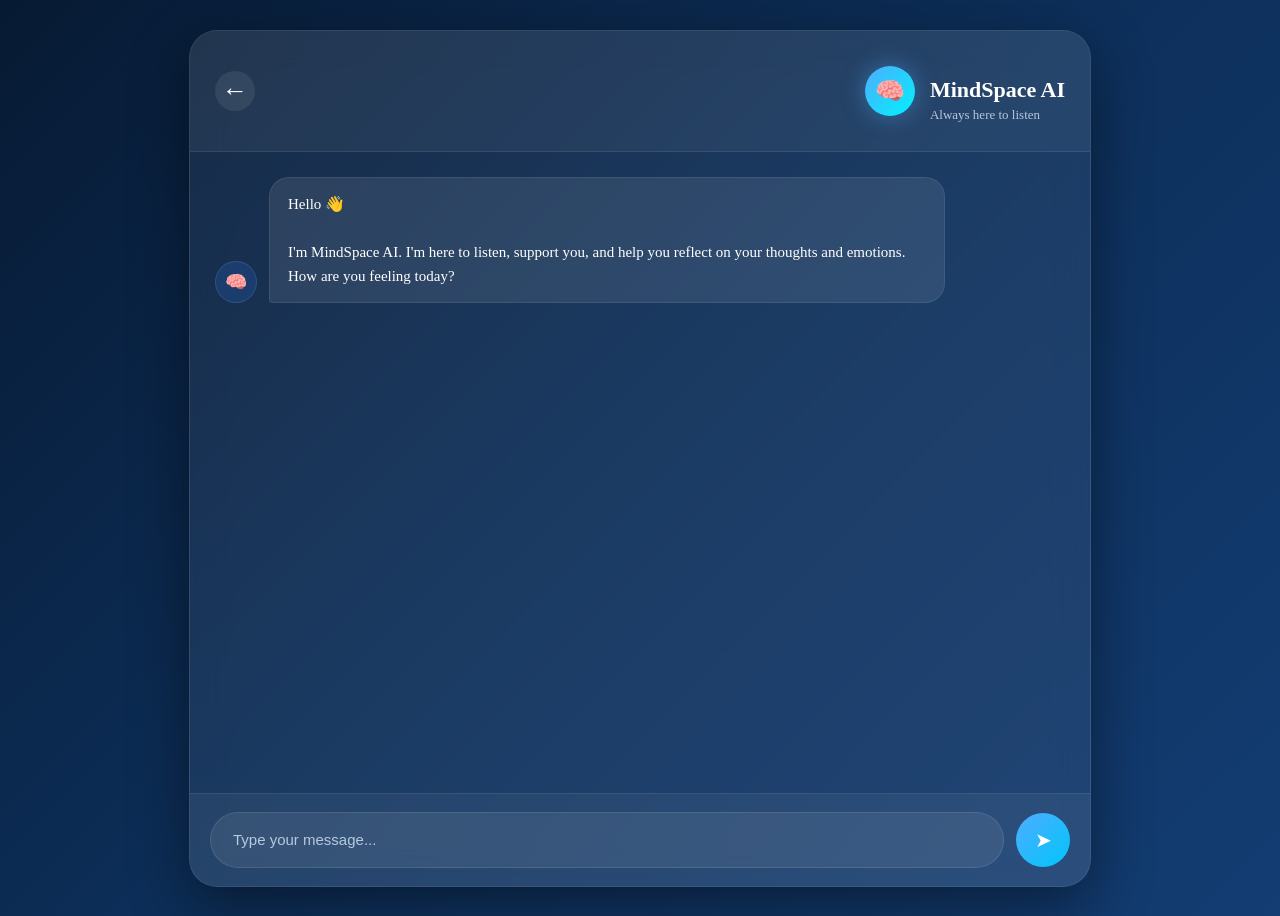
<file: ai-chat.html>
<!DOCTYPE html>
<html lang="en">

<head>
    <meta charset="UTF-8">
    <meta name="viewport" content="width=device-width, initial-scale=1.0">

    <title>MindSpace AI Chat</title>

    <link rel="stylesheet" href="ai-chat.css">

    <!-- Google Font -->
    <link rel="preconnect" href="https://fonts.googleapis.com">
    <link rel="preconnect" href="https://fonts.gstatic.com" crossorigin>
    <link href="https://fonts.googleapis.com/css2?family=Inter:wght@300;400;500;600;700&display=swap" rel="stylesheet">
    <link rel="stylesheet" href="responsive.css">
</head>
    

<body>

    <div class="chat-container">

        <!-- Header -->
        <header class="chat-header">

            <a href="index.html" class="back-btn">←</a>

            <div class="header-info">

                <div class="ai-avatar">
                    🧠
                </div>

                <div>

                    <h2>MindSpace AI</h2>

                    <span>Always here to listen</span>

                </div>

            </div>

        </header>

        <!-- Messages -->

        <main class="chat-messages" id="chatMessages">

            <div class="message ai">

                <div class="avatar">
                    🧠
                </div>

                <div class="bubble">

                    Hello 👋<br><br>

                    I'm MindSpace AI.

                    I'm here to listen, support you, and help you reflect on your thoughts and emotions.

                    How are you feeling today?

                </div>

            </div>

        </main>

        <!-- Input -->

        <div class="chat-input">

            <input
                type="text"
                id="userInput"
                placeholder="Type your message..."
            >

            <button id="sendBtn">
                ➤
            </button>

        </div>

    </div>

    <script src="ai-chat.js"></script>

</body>

</html>
</file>
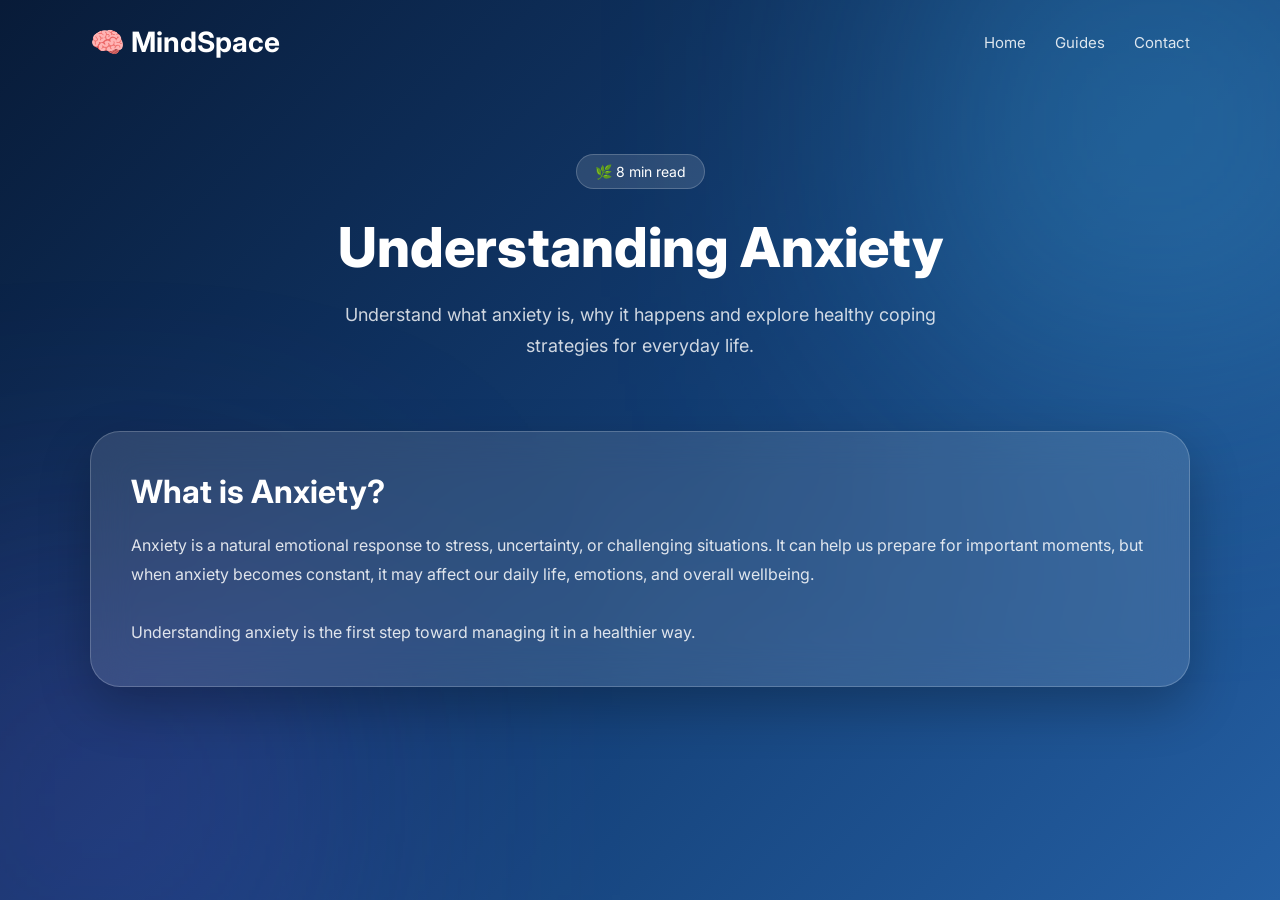
<file: anxiety-guide.html>
<!DOCTYPE html>
<html lang="en">

<head>
    <meta charset="UTF-8">
    <meta name="viewport" content="width=device-width, initial-scale=1.0">
    <title>Understanding Anxiety | MindSpace</title>

    <link rel="preconnect" href="https://fonts.googleapis.com">
    <link rel="preconnect" href="https://fonts.gstatic.com" crossorigin>
    <link href="https://fonts.googleapis.com/css2?family=Inter:wght@400;500;600;700;800&display=swap" rel="stylesheet">

    <style>
        * {
            margin: 0;
            padding: 0;
            box-sizing: border-box;
            font-family: 'Inter', sans-serif;
        }

        html {
            scroll-behavior: smooth;
        }

        body {
            min-height: 100vh;
            background: linear-gradient(135deg, #081b38, #123b70, #245fa3);
            color: white;
            overflow-x: hidden;
        }

        /* BACKGROUND GLOWS */
        body::before {
            content: "";
            position: fixed;
            width: clamp(250px, 40vw, 450px);
            height: clamp(250px, 40vw, 450px);
            background: #4dc7ff;
            filter: blur(140px);
            top: -100px;
            right: -100px;
            opacity: .35;
            z-index: -1;
        }

        body::after {
            content: "";
            position: fixed;
            width: clamp(250px, 35vw, 400px);
            height: clamp(250px, 35vw, 400px);
            background: #8b5cf6;
            filter: blur(140px);
            bottom: -100px;
            left: -100px;
            opacity: .25;
            z-index: -1;
        }

        .container {
            width: 90%;
            max-width: 1100px;
            margin: auto;
        }

        /* HEADER */
        header {
            display: flex;
            justify-content: space-between;
            align-items: center;
            padding: 25px 0;
        }

        .logo {
            font-size: clamp(22px, 4vw, 28px);
            font-weight: 700;
        }

        nav a {
            color: white;
            text-decoration: none;
            margin-left: 25px;
            opacity: .85;
            transition: .3s;
            font-size: 15px;
        }

        nav a:hover {
            opacity: 1;
            color: #4dc7ff;
        }

        /* HERO SECTION */
        .hero {
            text-align: center;
            padding: clamp(50px, 8vw, 70px) 0 40px;
        }

        .read {
            display: inline-block;
            padding: 8px 18px;
            border-radius: 30px;
            background: rgba(255, 255, 255, .12);
            border: 1px solid rgba(255, 255, 255, .2);
            margin-bottom: 25px;
            font-size: 14px;
        }

        .hero h1 {
            font-size: clamp(32px, 6vw, 55px);
            margin-bottom: 20px;
            font-weight: 800;
        }

        .hero p {
            max-width: 650px;
            margin: auto;
            color: rgba(255, 255, 255, .8);
            font-size: clamp(16px, 2.5vw, 18px);
            line-height: 1.7;
        }

        /* SECTIONS & GLASS CARDS */
        section {
            padding: 30px 0;
        }

        .glass {
            background: rgba(255, 255, 255, .12);
            backdrop-filter: blur(20px);
            -webkit-backdrop-filter: blur(20px);
            border: 1px solid rgba(255, 255, 255, .2);
            border-radius: 30px;
            padding: clamp(25px, 5vw, 40px);
            box-shadow: 0 20px 50px rgba(0, 0, 0, .25);
        }

        .glass h2 {
            font-size: clamp(24px, 4vw, 32px);
        }

        .section-title {
            text-align: center;
            font-size: clamp(26px, 4vw, 34px);
            margin-bottom: 35px;
        }

        .cards {
            display: grid;
            grid-template-columns: repeat(auto-fit, minmax(240px, 1fr));
            gap: 25px;
        }

        .card {
            background: rgba(255, 255, 255, .1);
            backdrop-filter: blur(15px);
            -webkit-backdrop-filter: blur(15px);
            border-radius: 25px;
            padding: 30px;
            border: 1px solid rgba(255, 255, 255, .18);
            transition: .35s ease;
        }

        .card:hover {
            transform: translateY(-8px);
            background: rgba(255, 255, 255, .16);
            border-color: #4dc7ff;
        }

        .card-icon {
            font-size: 40px;
            margin-bottom: 20px;
        }

        .card h3 {
            font-size: 22px;
            margin-bottom: 12px;
        }

        .card p {
            color: rgba(255, 255, 255, .8);
            line-height: 1.6;
            font-size: 15px;
        }

        /* QUOTE */
        .quote {
            text-align: center;
        }

        .quote p {
            font-size: clamp(18px, 3.5vw, 25px);
            font-style: italic;
            line-height: 1.5;
        }

        /* BUTTON */
        .btn {
            display: inline-block;
            margin-top: 25px;
            padding: 15px 35px;
            border-radius: 40px;
            background: linear-gradient(135deg, #2294ff, #4dc7ff);
            color: white;
            text-decoration: none;
            font-weight: 600;
            transition: .3s;
        }

        .btn:hover {
            transform: translateY(-5px);
            box-shadow: 0 10px 25px rgba(0, 0, 0, .3);
        }

        /* FOOTER */
        footer {
            padding: 40px 0;
            text-align: center;
            color: rgba(255, 255, 255, .65);
            font-size: 14px;
        }

        /* MOBILE ADJUSTMENTS */
        @media (max-width: 768px) {
            header {
                flex-direction: column;
                gap: 15px;
                text-align: center;
            }

            nav a {
                margin: 0 10px;
            }
        }
    </style>
</head>

<body>

    <div class="container">

        <!-- HEADER -->
        <header>
            <div class="logo">🧠 MindSpace</div>
            <nav>
                <a href="index.html">Home</a>
                <a href="guides.html">Guides</a>
                <a href="contact.html">Contact</a>
            </nav>
        </header>

        <!-- HERO SECTION -->
        <section class="hero">
            <span class="read">🌿 8 min read</span>
            <h1>Understanding Anxiety</h1>
            <p>
                Understand what anxiety is, why it happens and explore healthy coping strategies for everyday life.
            </p>
        </section>

        <!-- WHAT IS ANXIETY -->
        <section>
            <div class="glass">
                <h2>What is Anxiety?</h2>
                <p style="margin-top:20px; line-height:1.8; color:rgba(255,255,255,.85);">
                    Anxiety is a natural emotional response to stress, uncertainty, or challenging situations. It can help us prepare for important moments, but when anxiety becomes constant, it may affect our daily life, emotions, and overall wellbeing.
                    <br><br>
                    Understanding anxiety is the first step toward managing it in a healthier way.
                </p>
            </div>
        </section>
</file>
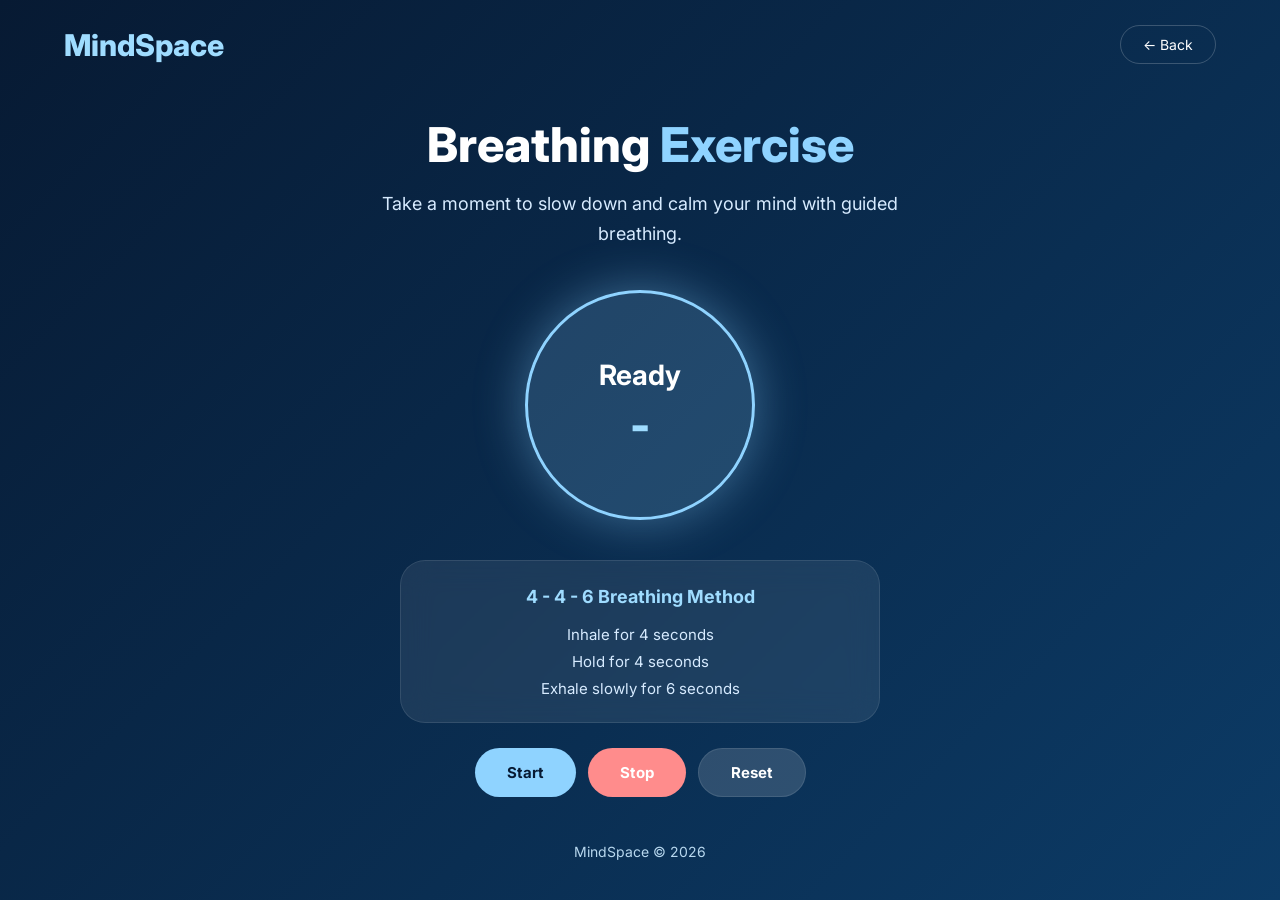
<file: breathing.html>
<!DOCTYPE html>
<html lang="en">

<head>
    <meta charset="UTF-8">
    <meta name="viewport" content="width=device-width, initial-scale=1.0">
    <title>MindSpace | Breathing Exercise</title>

    <link href="https://fonts.googleapis.com/css2?family=Inter:wght@400;600;700;800&display=swap" rel="stylesheet">

    <style>
        * {
            margin: 0;
            padding: 0;
            box-sizing: border-box;
            font-family: 'Inter', sans-serif;
        }

        body {
            min-height: 100vh;
            background: linear-gradient(135deg, #071a33, #0c3b66);
            color: white;
            display: flex;
            flex-direction: column;
            align-items: center;
            padding-bottom: 40px;
            overflow-x: hidden;
        }

        /* HEADER */
        header {
            width: 90%;
            max-width: 1200px;
            padding: 25px 0;
            display: flex;
            justify-content: space-between;
            align-items: center;
        }

        .logo {
            font-size: clamp(22px, 4vw, 30px);
            font-weight: 800;
            color: #9fdcff;
        }

        .back {
            text-decoration: none;
            color: white;
            border: 1px solid rgba(255, 255, 255, .2);
            padding: 10px 22px;
            border-radius: 30px;
            font-size: 14px;
            transition: .3s;
        }

        .back:hover {
            background: #9fdcff;
            color: #071a33;
        }

        /* CONTAINER */
        .container {
            width: 90%;
            max-width: 700px;
            text-align: center;
            margin-top: 20px;
            flex: 1;
            display: flex;
            flex-direction: column;
            align-items: center;
            justify-content: center;
        }

        h1 {
            font-size: clamp(32px, 6vw, 48px);
            margin-bottom: 15px;
            font-weight: 800;
        }

        h1 span {
            color: #8fd3ff;
        }

        .text {
            color: #d7ebff;
            font-size: clamp(15px, 2.5vw, 18px);
            line-height: 1.7;
            max-width: 550px;
        }

        /* BREATHING CIRCLE */
        .circle {
            width: clamp(180px, 40vw, 230px);
            height: clamp(180px, 40vw, 230px);
            margin: 40px auto;
            border-radius: 50%;
            display: flex;
            flex-direction: column;
            align-items: center;
            justify-content: center;
            background: rgba(143, 211, 255, .18);
            border: 3px solid #8fd3ff;
            box-shadow: 0 0 50px rgba(143, 211, 255, .4);
            transition: transform 4s ease-in-out;
            will-change: transform;
        }

        .circle.expand {
            transform: scale(1.35);
            transition: transform 4s ease-in-out;
        }

        .circle.shrink {
            transform: scale(1);
            transition: transform 6s ease-in-out;
        }

        .phase {
            font-size: clamp(22px, 4vw, 28px);
            font-weight: 700;
        }

        .number {
            font-size: clamp(36px, 6vw, 45px);
            font-weight: 800;
            margin-top: 5px;
            color: #9fdcff;
        }

        /* INFO CARD */
        .info {
            background: rgba(255, 255, 255, .08);
            backdrop-filter: blur(15px);
            -webkit-backdrop-filter: blur(15px);
            border: 1px solid rgba(255, 255, 255, .1);
            padding: 20px 30px;
            border-radius: 25px;
            line-height: 1.8;
            width: 100%;
            max-width: 480px;
            margin-bottom: 25px;
        }

        .info h3 {
            font-size: 18px;
            color: #9fdcff;
            margin-bottom: 8px;
        }

        .info p {
            color: #d7ebff;
            font-size: 15px;
        }

        /* BUTTONS */
        .buttons {
            display: flex;
            justify-content: center;
            gap: 12px;
            flex-wrap: wrap;
            width: 100%;
        }

        button {
            padding: 14px 32px;
            border: none;
            border-radius: 40px;
            font-size: 15px;
            font-weight: 700;
            cursor: pointer;
            transition: .3s;
        }

        button:hover {
            transform: translateY(-4px);
            box-shadow: 0 10px 20px rgba(0, 0, 0, .25);
        }

        .start {
            background: #8fd3ff;
            color: #071a33;
        }

        .stop {
            background: #ff8c8c;
            color: white;
        }

        .reset {
            background: rgba(255, 255, 255, .15);
            color: white;
            border: 1px solid rgba(255, 255, 255, .1);
        }

        /* FOOTER */
        footer {
            margin-top: 40px;
            color: #b8d8ef;
            font-size: 14px;
        }

        @media (max-width: 600px) {
            .buttons {
                flex-direction: column;
                max-width: 280px;
            }

            button {
                width: 100%;
            }
        }
    </style>
</head>

<body>

    <header>
        <div class="logo">MindSpace</div>
        <a href="wellbeing-guide.html" class="back">← Back</a>
    </header>

    <div class="container">

        <h1>Breathing <span>Exercise</span></h1>

        <p class="text">
            Take a moment to slow down and calm your mind with guided breathing.
        </p>

        <div class="circle" id="circle">
            <div class="phase" id="phase">Ready</div>
            <div class="number" id="number">-</div>
        </div>

        <div class="info">
            <h3>4 - 4 - 6 Breathing Method</h3>
            <p>
                Inhale for 4 seconds<br>
                Hold for 4 seconds<br>
                Exhale slowly for 6 seconds
            </p>
        </div>

        <div class="buttons">
            <button class="start" onclick="startBreathing()">Start</button>
            <button class="stop" onclick="stopBreathing()">Stop</button>
            <button class="reset" onclick="resetBreathing()">Reset</button>
        </div>

    </div>

    <footer>
        MindSpace © 2026
    </footer>

    <script>
        let running = false;
        let timer;
        let phase = document.getElementById("phase");
        let number = document.getElementById("number");
        let circle = document.getElementById("circle");

        let steps = [
            { name: "Inhale", seconds: 4, action: "expand" },
            { name: "Hold", seconds: 4, action: "hold" },
            { name: "Exhale", seconds: 6, action: "shrink" }
        ];

        let index = 0;

        function startBreathing() {
            if (running) return;
            running = true;
            runStep();
        }

        function runStep() {
            if (!running) return;

            let current = steps[index];
            phase.innerHTML = current.name;
            number.innerHTML = current.seconds;

            if (current.action === "expand") {
                circle.className = "circle expand";
            } else if (current.action === "shrink") {
                circle.className = "circle shrink";
            }

            let count = current.seconds;

            timer = setInterval(() => {
                count--;
                number.innerHTML = count;

                if (count <= 0) {
                    clearInterval(timer);
                    index = (index + 1) % steps.length;
                    runStep();
                }
            }, 1000);
        }

        function stopBreathing() {
            running = false;
            clearInterval(timer);
            phase.innerHTML = "Paused";
        }

        function resetBreathing() {
            running = false;
            clearInterval(timer);
            index = 0;
            phase.innerHTML = "Ready";
            number.innerHTML = "-";
            circle.className = "circle";
        }
    </script>

</body>

</html>
</file>
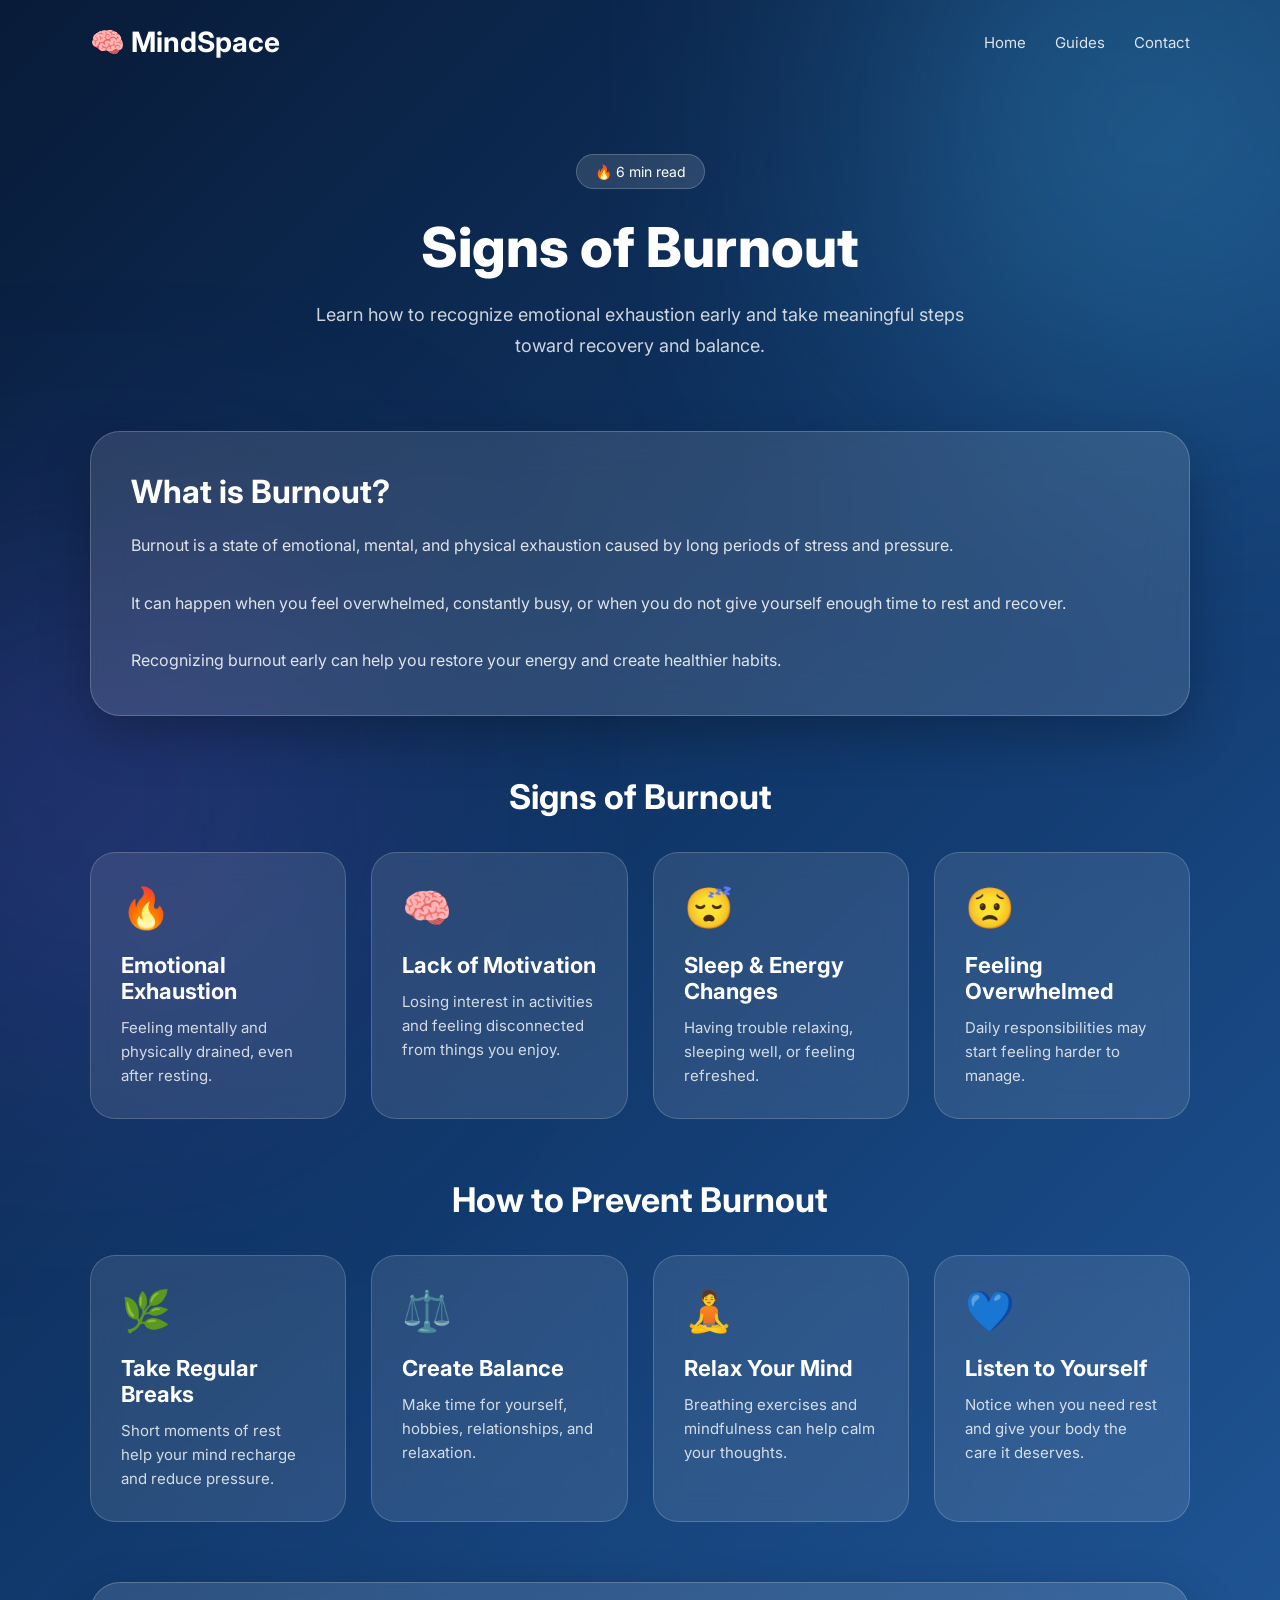
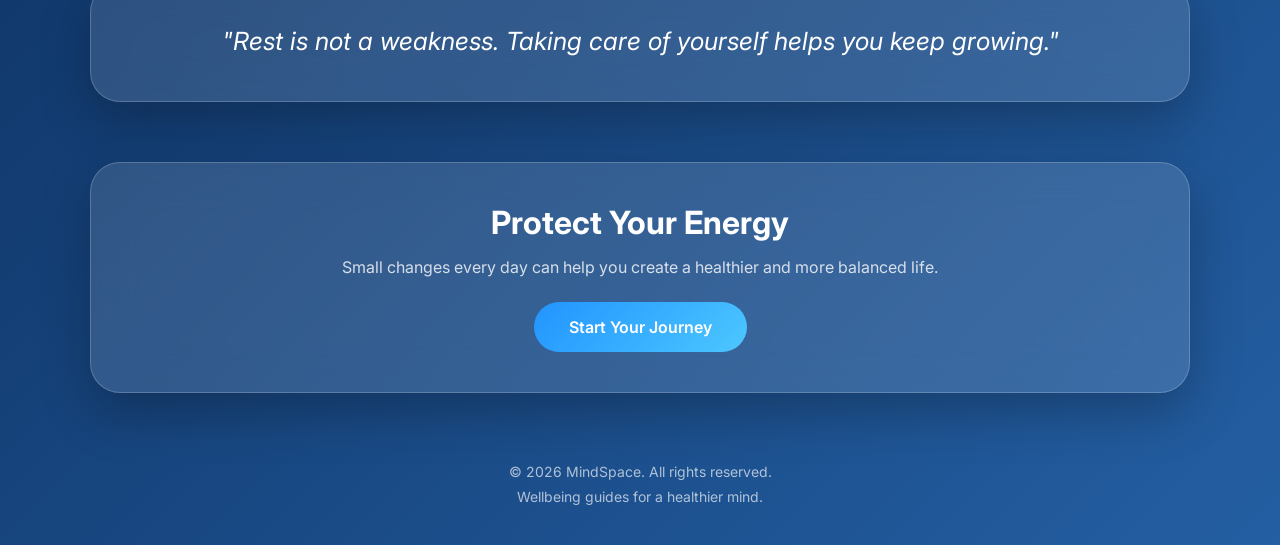
<file: burnout-guide.html>
<!DOCTYPE html>
<html lang="en">

<head>
    <meta charset="UTF-8">
    <meta name="viewport" content="width=device-width, initial-scale=1.0">
    <title>Signs of Burnout | MindSpace</title>

    <link rel="preconnect" href="https://fonts.googleapis.com">
    <link rel="preconnect" href="https://fonts.gstatic.com" crossorigin>
    <link href="https://fonts.googleapis.com/css2?family=Inter:wght@400;500;600;700;800&display=swap" rel="stylesheet">

    <style>
        * {
            margin: 0;
            padding: 0;
            box-sizing: border-box;
            font-family: 'Inter', sans-serif;
        }

        html {
            scroll-behavior: smooth;
        }

        body {
            min-height: 100vh;
            background: linear-gradient(135deg, #081b38, #123b70, #245fa3);
            color: white;
            overflow-x: hidden;
        }

        /* Background lights */
        body::before {
            content: "";
            position: fixed;
            width: clamp(250px, 40vw, 450px);
            height: clamp(250px, 40vw, 450px);
            background: #4dc7ff;
            filter: blur(140px);
            top: -100px;
            right: -100px;
            opacity: .35;
            z-index: -1;
        }

        body::after {
            content: "";
            position: fixed;
            width: clamp(250px, 35vw, 400px);
            height: clamp(250px, 35vw, 400px);
            background: #8b5cf6;
            filter: blur(140px);
            bottom: -100px;
            left: -100px;
            opacity: .25;
            z-index: -1;
        }

        /* Container */
        .container {
            width: 90%;
            max-width: 1100px;
            margin: auto;
        }

        /* Header */
        header {
            display: flex;
            justify-content: space-between;
            align-items: center;
            padding: 25px 0;
        }

        .logo {
            font-size: clamp(22px, 4vw, 28px);
            font-weight: 700;
        }

        nav a {
            color: white;
            text-decoration: none;
            margin-left: 25px;
            font-size: 15px;
            opacity: .85;
            transition: .3s;
        }

        nav a:hover {
            opacity: 1;
            color: #4dc7ff;
        }

        /* Hero */
        .hero {
            text-align: center;
            padding: clamp(50px, 8vw, 70px) 0 40px;
        }

        .hero .read {
            display: inline-block;
            background: rgba(255, 255, 255, .12);
            border: 1px solid rgba(255, 255, 255, .2);
            padding: 8px 18px;
            border-radius: 30px;
            margin-bottom: 25px;
            font-size: 14px;
        }

        .hero h1 {
            font-size: clamp(32px, 6vw, 55px);
            margin-bottom: 20px;
            font-weight: 800;
        }

        .hero p {
            max-width: 650px;
            margin: auto;
            color: rgba(255, 255, 255, .8);
            line-height: 1.7;
            font-size: clamp(16px, 2.5vw, 18px);
        }

        /* Glass Cards & Layout */
        section {
            padding: 30px 0;
        }

        .glass {
            background: rgba(255, 255, 255, .12);
            backdrop-filter: blur(20px);
            -webkit-backdrop-filter: blur(20px);
            border: 1px solid rgba(255, 255, 255, .2);
            border-radius: 30px;
            padding: clamp(25px, 5vw, 40px);
            box-shadow: 0 20px 50px rgba(0, 0, 0, .25);
        }

        .glass h2 {
            font-size: clamp(24px, 4vw, 32px);
        }

        .section-title {
            text-align: center;
            font-size: clamp(26px, 4vw, 34px);
            margin-bottom: 35px;
        }

        .cards {
            display: grid;
            grid-template-columns: repeat(auto-fit, minmax(240px, 1fr));
            gap: 25px;
        }

        .card {
            background: rgba(255, 255, 255, .1);
            border: 1px solid rgba(255, 255, 255, .18);
            backdrop-filter: blur(15px);
            -webkit-backdrop-filter: blur(15px);
            border-radius: 25px;
            padding: 30px;
            transition: .35s ease;
        }

        .card:hover {
            transform: translateY(-8px);
            background: rgba(255, 255, 255, .16);
            border-color: #4dc7ff;
        }

        .card-icon {
            font-size: 40px;
            margin-bottom: 20px;
        }

        .card h3 {
            font-size: 22px;
            margin-bottom: 12px;
        }

        .card p {
            color: rgba(255, 255, 255, .8);
            line-height: 1.6;
            font-size: 15px;
        }

        /* Quote */
        .quote {
            text-align: center;
        }

        .quote p {
            font-size: clamp(18px, 3.5vw, 25px);
            font-style: italic;
            line-height: 1.5;
        }

        /* Button */
        .btn {
            display: inline-block;
            margin-top: 25px;
            padding: 15px 35px;
            border-radius: 40px;
            background: linear-gradient(135deg, #2294ff, #4dc7ff);
            color: white;
            text-decoration: none;
            font-weight: 600;
            transition: .3s;
        }

        .btn:hover {
            transform: translateY(-5px);
            box-shadow: 0 10px 25px rgba(0, 0, 0, .3);
        }

        /* Footer */
        footer {
            padding: 40px 0;
            text-align: center;
            color: rgba(255, 255, 255, .65);
            font-size: 14px;
        }

        /* Mobile */
        @media (max-width: 768px) {
            header {
                flex-direction: column;
                gap: 15px;
                text-align: center;
            }

            nav a {
                margin: 0 10px;
            }
        }
    </style>
</head>

<body>

    <div class="container">

        <!-- Header -->
        <header>
            <div class="logo">🧠 MindSpace</div>
            <nav>
                <a href="index.html">Home</a>
                <a href="guides.html">Guides</a>
                <a href="contact.html">Contact</a>
            </nav>
        </header>

        <!-- Hero -->
        <section class="hero">
            <span class="read">🔥 6 min read</span>
            <h1>Signs of Burnout</h1>
            <p>
                Learn how to recognize emotional exhaustion early and take meaningful steps toward recovery and balance.
            </p>
        </section>

        <!-- What is Burnout -->
        <section>
            <div class="glass">
                <h2>What is Burnout?</h2>
                <p style="margin-top:20px; line-height:1.8; color:rgba(255,255,255,.85);">
                    Burnout is a state of emotional, mental, and physical exhaustion caused by long periods of stress and pressure.
                    <br><br>
                    It can happen when you feel overwhelmed, constantly busy, or when you do not give yourself enough time to rest and recover.
                    <br><br>
                    Recognizing burnout early can help you restore your energy and create healthier habits.
                </p>
            </div>
        </section>

        <!-- Signs -->
        <section>
            <h2 class="section-title">Signs of Burnout</h2>
            <div class="cards">
                <div class="card">
                    <div class="card-icon">🔥</div>
                    <h3>Emotional Exhaustion</h3>
                    <p>Feeling mentally and physically drained, even after resting.</p>
                </div>

                <div class="card">
                    <div class="card-icon">🧠</div>
                    <h3>Lack of Motivation</h3>
                    <p>Losing interest in activities and feeling disconnected from things you enjoy.</p>
                </div>

                <div class="card">
                    <div class="card-icon">😴</div>
                    <h3>Sleep & Energy Changes</h3>
                    <p>Having trouble relaxing, sleeping well, or feeling refreshed.</p>
                </div>

                <div class="card">
                    <div class="card-icon">😟</div>
                    <h3>Feeling Overwhelmed</h3>
                    <p>Daily responsibilities may start feeling harder to manage.</p>
                </div>
            </div>
        </section>

        <!-- Prevention -->
        <section>
            <h2 class="section-title">How to Prevent Burnout</h2>
            <div class="cards">
                <div class="card">
                    <div class="card-icon">🌿</div>
                    <h3>Take Regular Breaks</h3>
                    <p>Short moments of rest help your mind recharge and reduce pressure.</p>
                </div>

                <div class="card">
                    <div class="card-icon">⚖️</div>
                    <h3>Create Balance</h3>
                    <p>Make time for yourself, hobbies, relationships, and relaxation.</p>
                </div>

                <div class="card">
                    <div class="card-icon">🧘</div>
                    <h3>Relax Your Mind</h3>
                    <p>Breathing exercises and mindfulness can help calm your thoughts.</p>
                </div>

                <div class="card">
                    <div class="card-icon">💙</div>
                    <h3>Listen to Yourself</h3>
                    <p>Notice when you need rest and give your body the care it deserves.</p>
                </div>
            </div>
        </section>

        <!-- Reminder -->
        <section>
            <div class="glass quote">
                <p>"Rest is not a weakness. Taking care of yourself helps you keep growing."</p>
            </div>
        </section>

        <!-- CTA -->
        <section>
            <div class="glass" style="text-align:center;">
                <h2>Protect Your Energy</h2>
                <p style="margin-top:15px; color:rgba(255,255,255,.8);">
                    Small changes every day can help you create a healthier and more balanced life.
                </p>
                <a href="index.html" class="btn">Start Your Journey</a>
            </div>
        </section>

    </div>

    <!-- Footer -->
    <footer>
        <div class="container">
            <p>© 2026 MindSpace. All rights reserved.</p>
            <p style="margin-top:8px;">Wellbeing guides for a healthier mind.</p>
        </div>
    </footer>

    <script>
        // Scroll animation
        const elements = document.querySelectorAll(".glass, .card, .hero");

        const observer = new IntersectionObserver((entries) => {
            entries.forEach(entry => {
                if (entry.isIntersecting) {
                    entry.target.style.opacity = "1";
                    entry.target.style.transform = "translateY(0)";
                }
            });
        }, {
            threshold: 0.15
        });

        elements.forEach(el => {
            el.style.opacity = "0";
            el.style.transform = "translateY(30px)";
            el.style.transition = "all .8s ease";
            observer.observe(el);
        });
    </script>

</body>

</html>
</file>
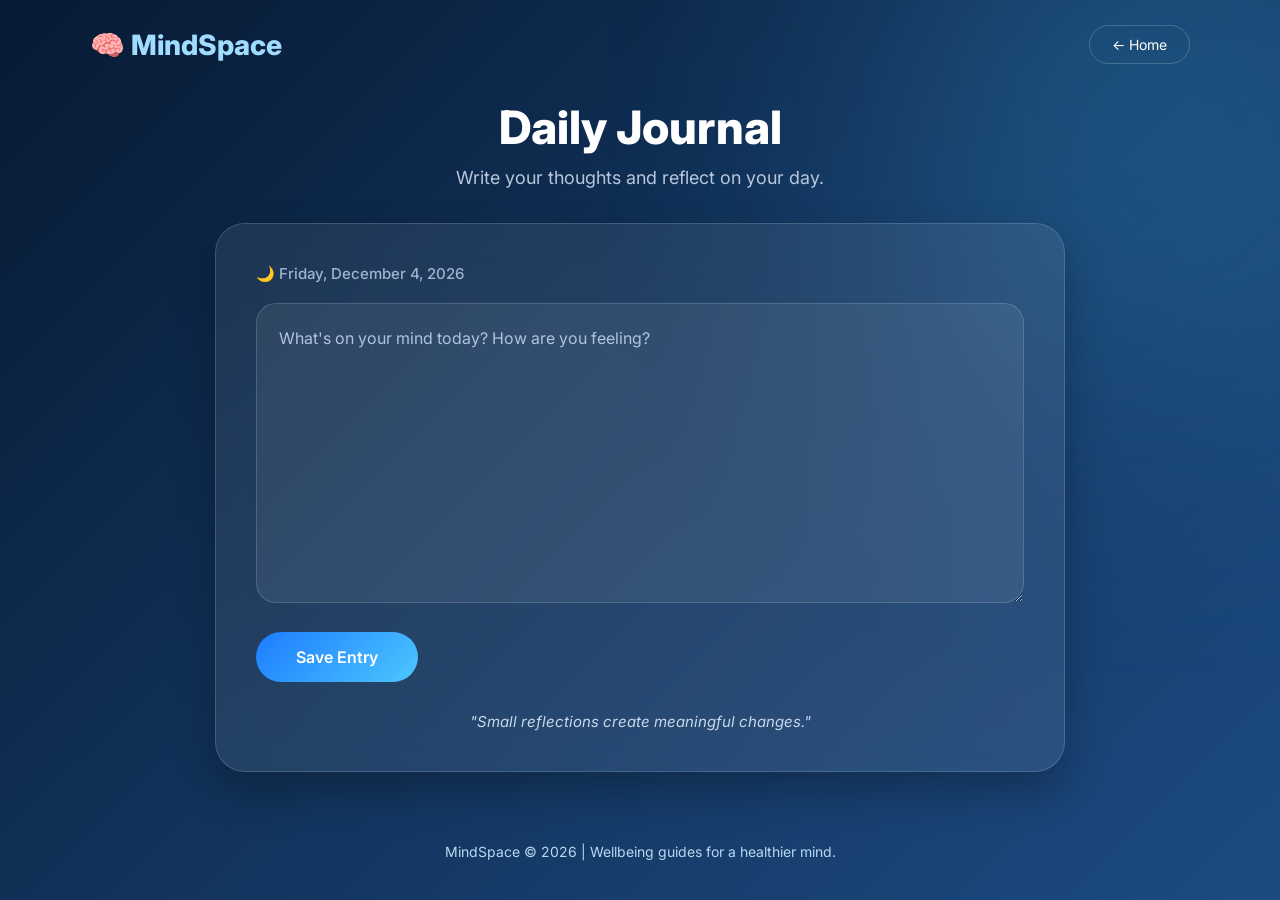
<file: daily-journal.html>
<!DOCTYPE html>
<html lang="en">

<head>
    <meta charset="UTF-8">
    <meta name="viewport" content="width=device-width, initial-scale=1.0">
    <title>MindSpace | Daily Journal</title>

    <link rel="preconnect" href="https://fonts.googleapis.com">
    <link rel="preconnect" href="https://fonts.gstatic.com" crossorigin>
    <link href="https://fonts.googleapis.com/css2?family=Inter:wght@400;500;600;700;800&display=swap" rel="stylesheet">

    <style>
        * {
            margin: 0;
            padding: 0;
            box-sizing: border-box;
            font-family: 'Inter', sans-serif;
        }

        body {
            min-height: 100vh;
            background: linear-gradient(135deg, #071a33, #12345d, #1c4b82);
            color: white;
            display: flex;
            flex-direction: column;
            align-items: center;
            padding-bottom: 40px;
            overflow-x: hidden;
        }

        /* BACKGROUND GLOWS */
        body::before {
            content: "";
            position: fixed;
            width: clamp(250px, 40vw, 450px);
            height: clamp(250px, 40vw, 450px);
            background: #4dc7ff;
            filter: blur(140px);
            top: -100px;
            right: -100px;
            opacity: .25;
            z-index: -1;
        }

        /* HEADER */
        header {
            width: 90%;
            max-width: 1100px;
            padding: 25px 0;
            display: flex;
            justify-content: space-between;
            align-items: center;
        }

        .logo {
            font-size: clamp(22px, 4vw, 28px);
            font-weight: 800;
            color: #9fdcff;
        }

        .back {
            text-decoration: none;
            color: white;
            border: 1px solid rgba(255, 255, 255, .2);
            padding: 10px 22px;
            border-radius: 30px;
            font-size: 14px;
            transition: .3s;
        }

        .back:hover {
            background: #8fd3ff;
            color: #071a33;
        }

        /* CONTAINER */
        .container {
            width: 90%;
            max-width: 850px;
            margin-top: 10px;
            flex: 1;
        }

        /* PAGE HEADER */
        .page-header {
            text-align: center;
            margin-bottom: 35px;
        }

        .page-header h1 {
            font-size: clamp(32px, 6vw, 46px);
            margin-bottom: 12px;
            font-weight: 800;
        }

        .page-header p {
            color: #b8c7dc;
            font-size: clamp(15px, 2.5vw, 18px);
        }

        /* JOURNAL CARD */
        .journal-card {
            background: rgba(255, 255, 255, .08);
            backdrop-filter: blur(20px);
            -webkit-backdrop-filter: blur(20px);
            border: 1px solid rgba(255, 255, 255, .15);
            border-radius: 30px;
            padding: clamp(25px, 5vw, 40px);
            box-shadow: 0 20px 40px rgba(0, 0, 0, .25);
            transition: .3s ease;
        }

        .date {
            color: #9fb5d1;
            margin-bottom: 20px;
            font-size: 15px;
            font-weight: 500;
            display: flex;
            align-items: center;
            gap: 8px;
        }

        /* TEXTAREA */
        textarea {
            width: 100%;
            height: clamp(220px, 40vh, 300px);
            border: 1px solid rgba(255, 255, 255, .15);
            outline: none;
            resize: vertical;
            border-radius: 20px;
            padding: 22px;
            font-size: 16px;
            line-height: 1.6;
            background: rgba(255, 255, 255, .07);
            color: white;
            transition: .3s;
        }

        textarea:focus {
            border-color: #8fd3ff;
            background: rgba(255, 255, 255, .12);
            box-shadow: 0 0 15px rgba(143, 211, 255, .2);
        }

        textarea::placeholder {
            color: #b0c4de;
        }

        /* BUTTON */
        .actions {
            display: flex;
            align-items: center;
            justify-content: space-between;
            margin-top: 25px;
            flex-wrap: wrap;
            gap: 15px;
        }

        button {
            padding: 15px 40px;
            border: none;
            border-radius: 30px;
            background: linear-gradient(135deg, #1c7cff, #4dc7ff);
            color: white;
            font-size: 16px;
            font-weight: 600;
            cursor: pointer;
            transition: .3s;
        }

        button:hover {
            transform: translateY(-4px);
            box-shadow: 0 10px 25px rgba(28, 124, 255, .4);
        }

        /* QUOTE */
        .quote {
            text-align: center;
            color: #c9d8ed;
            font-style: italic;
            margin-top: 30px;
            font-size: 15px;
        }

        /* FOOTER */
        footer {
            margin-top: 50px;
            color: #b8d8ef;
            font-size: 14px;
            text-align: center;
        }

        @media (max-width: 600px) {
            button {
                width: 100%;
            }

            header {
                flex-direction: row;
            }
        }
    </style>
</head>

<body>

    <header>
        <div class="logo">🧠 MindSpace</div>
        <a href="index.html" class="back">← Home</a>
    </header>

    <div class="container">

        <div class="page-header">
            <h1>Daily Journal</h1>
            <p>Write your thoughts and reflect on your day.</p>
        </div>

        <div class="journal-card">
            <div class="date" id="currentDate">
                🌙 Loading date...
            </div>

            <textarea id="journalText" placeholder="What's on your mind today? How are you feeling?"></textarea>

            <div class="actions">
                <button onclick="saveJournal()">Save Entry</button>
            </div>

            <div class="quote">
                "Small reflections create meaningful changes."
            </div>
        </div>

    </div>

    <footer>
        MindSpace © 2026 | Wellbeing guides for a healthier mind.
    </footer>

    <script>
        // Set today's date automatically
        const options = { weekday: 'long', year: 'numeric', month: 'long', day: 'numeric' };
        const today = new Date().toLocaleDateString('en-US', options);
        document.getElementById('currentDate').innerHTML = `🌙 ${today}`;

        function saveJournal() {
            let text = document.getElementById("journalText").value;

            if (text.trim() == "") {
                alert("Please write something first 💙");
                return;
            }

            localStorage.setItem("dailyJournal", text);
            alert("Your journal entry has been saved 💙");
        }

        window.onload = function() {
            let saved = localStorage.getItem("dailyJournal");
            if (saved) {
                document.getElementById("journalText").value = saved;
            }
        }
    </script>

</body>

</html>
</file>
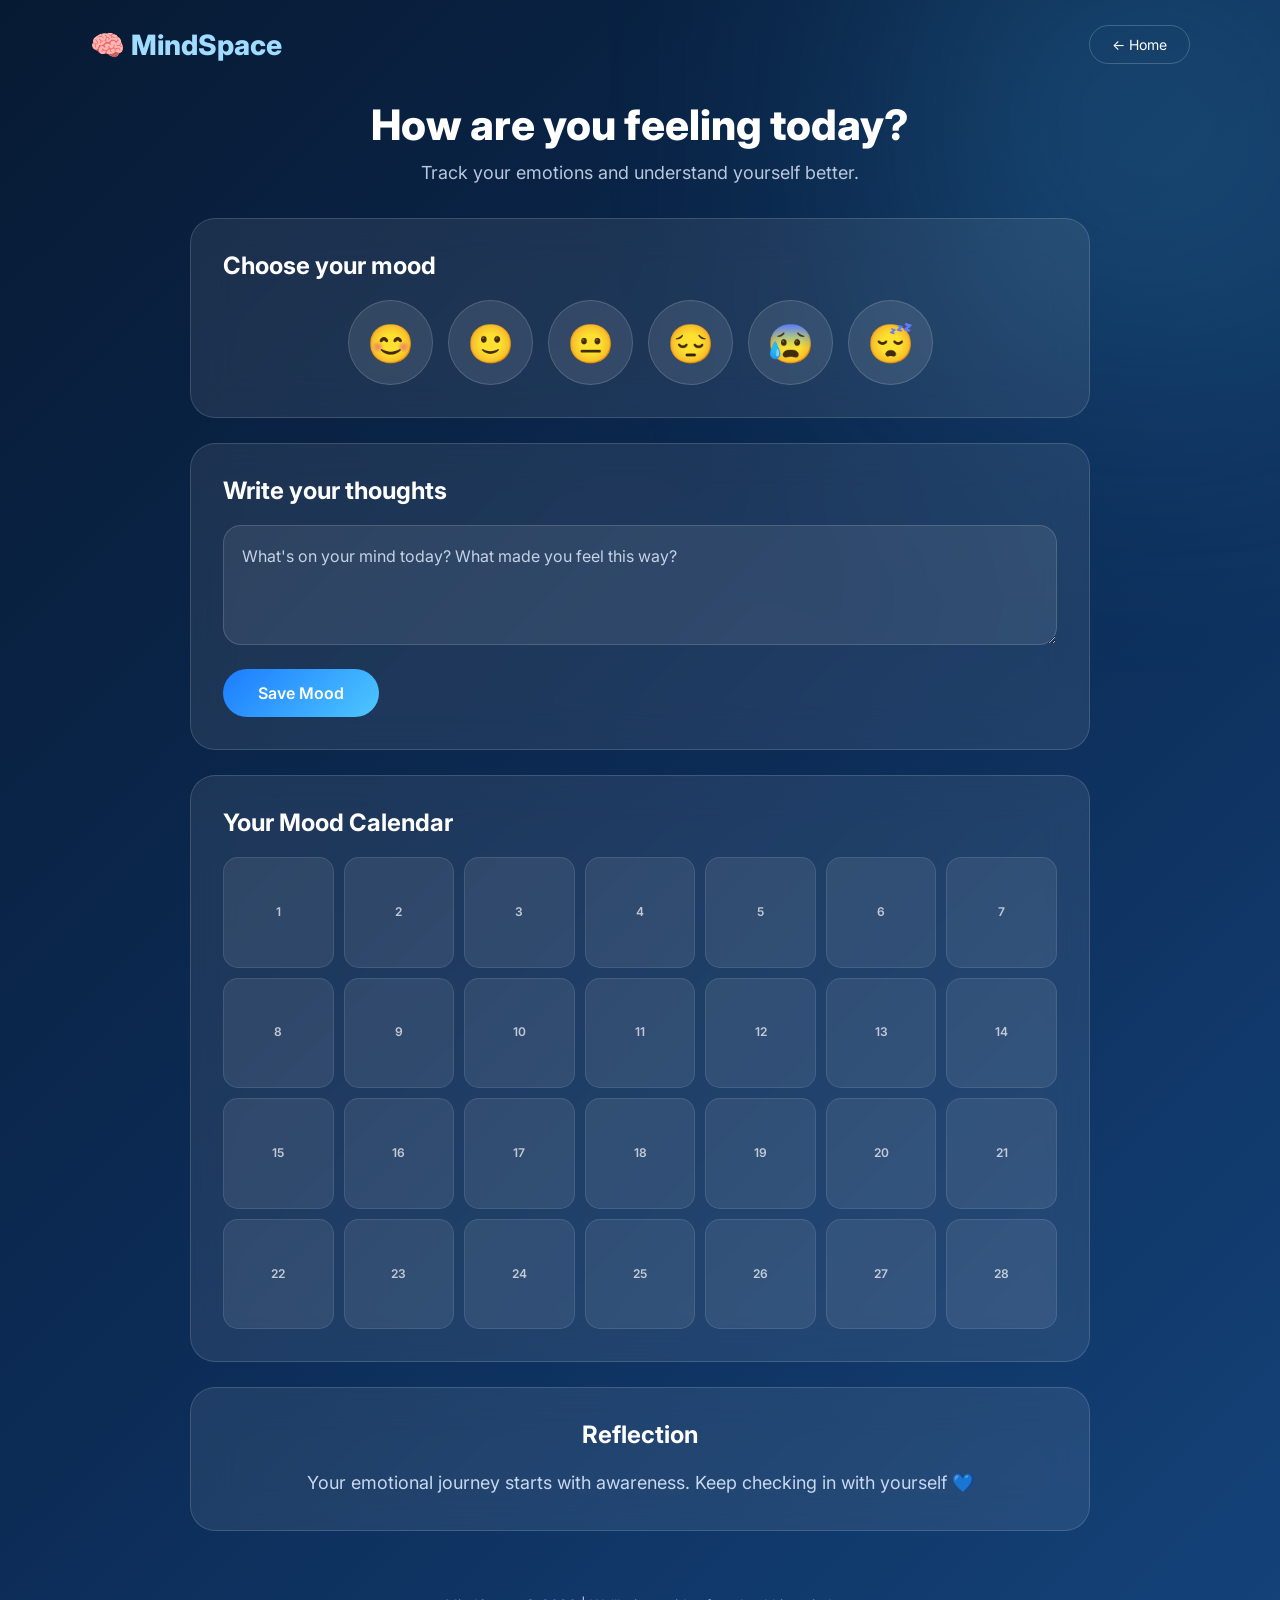
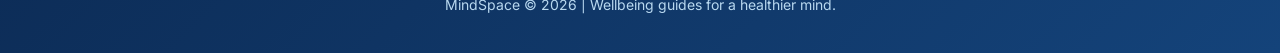
<file: mood-tracker.html>
<!DOCTYPE html>
<html lang="en">

<head>
    <meta charset="UTF-8">
    <meta name="viewport" content="width=device-width, initial-scale=1.0">
    <title>MindSpace | Mood Tracker</title>

    <link rel="preconnect" href="https://fonts.googleapis.com">
    <link rel="preconnect" href="https://fonts.gstatic.com" crossorigin>
    <link href="https://fonts.googleapis.com/css2?family=Inter:wght@400;500;600;700;800&display=swap" rel="stylesheet">

    <style>
        * {
            margin: 0;
            padding: 0;
            box-sizing: border-box;
            font-family: 'Inter', sans-serif;
        }

        body {
            min-height: 100vh;
            background: linear-gradient(135deg, #071a33, #0c2b55, #14437a);
            color: white;
            display: flex;
            flex-direction: column;
            align-items: center;
            padding-bottom: 40px;
            overflow-x: hidden;
        }

        /* BACKGROUND GLOWS */
        body::before {
            content: "";
            position: fixed;
            width: clamp(250px, 40vw, 450px);
            height: clamp(250px, 40vw, 450px);
            background: #4dc7ff;
            filter: blur(140px);
            top: -100px;
            right: -100px;
            opacity: .25;
            z-index: -1;
        }

        /* HEADER */
        header {
            width: 90%;
            max-width: 1100px;
            padding: 25px 0;
            display: flex;
            justify-content: space-between;
            align-items: center;
        }

        .logo {
            font-size: clamp(22px, 4vw, 28px);
            font-weight: 800;
            color: #9fdcff;
        }

        .back {
            text-decoration: none;
            color: white;
            border: 1px solid rgba(255, 255, 255, .2);
            padding: 10px 22px;
            border-radius: 30px;
            font-size: 14px;
            transition: .3s;
        }

        .back:hover {
            background: #8fd3ff;
            color: #071a33;
        }

        /* CONTAINER */
        .container {
            width: 90%;
            max-width: 900px;
            margin-top: 10px;
            flex: 1;
        }

        /* PAGE HEADER */
        .page-header {
            text-align: center;
            margin-bottom: 35px;
        }

        .page-header h1 {
            font-size: clamp(30px, 5vw, 42px);
            margin-bottom: 12px;
            font-weight: 800;
        }

        .page-header p {
            color: #b8c7dc;
            font-size: clamp(15px, 2.5vw, 18px);
        }

        /* CARDS */
        .card {
            background: rgba(255, 255, 255, 0.08);
            backdrop-filter: blur(20px);
            -webkit-backdrop-filter: blur(20px);
            border: 1px solid rgba(255, 255, 255, 0.15);
            border-radius: 25px;
            padding: clamp(22px, 4vw, 32px);
            margin-bottom: 25px;
            transition: .35s ease;
        }

        .card h2 {
            font-size: clamp(20px, 3.5vw, 24px);
            margin-bottom: 20px;
        }

        /* MOOD SELECTOR */
        .moods {
            display: flex;
            justify-content: center;
            gap: 15px;
            flex-wrap: wrap;
        }

        .mood {
            width: clamp(65px, 15vw, 85px);
            height: clamp(65px, 15vw, 85px);
            border-radius: 50%;
            background: rgba(255, 255, 255, .1);
            border: 1px solid rgba(255, 255, 255, .15);
            display: flex;
            align-items: center;
            justify-content: center;
            font-size: clamp(30px, 6vw, 38px);
            cursor: pointer;
            transition: .3s ease;
            user-select: none;
        }

        .mood:hover {
            transform: scale(1.15);
            background: rgba(28, 124, 255, .4);
            border-color: #4dc7ff;
        }

        .mood.active {
            background: #1c7cff;
            border-color: #8fd3ff;
            box-shadow: 0 0 25px rgba(28, 124, 255, .8);
            transform: scale(1.1);
        }

        /* TEXTAREA */
        textarea {
            width: 100%;
            height: 120px;
            border: 1px solid rgba(255, 255, 255, .15);
            outline: none;
            resize: vertical;
            border-radius: 18px;
            padding: 18px;
            background: rgba(255, 255, 255, .08);
            color: white;
            font-size: 16px;
            line-height: 1.5;
            transition: .3s;
        }

        textarea:focus {
            border-color: #8fd3ff;
            background: rgba(255, 255, 255, .12);
        }

        textarea::placeholder {
            color: #c5d2e5;
        }

        /* BUTTON */
        button {
            margin-top: 20px;
            padding: 14px 35px;
            border: none;
            border-radius: 30px;
            background: linear-gradient(135deg, #1c7cff, #4dc7ff);
            color: white;
            font-size: 16px;
            font-weight: 600;
            cursor: pointer;
            transition: .3s;
        }

        button:hover {
            transform: translateY(-3px);
            box-shadow: 0 10px 25px rgba(28, 124, 255, .5);
        }

        /* CALENDAR */
        .calendar {
            display: grid;
            grid-template-columns: repeat(7, 1fr);
            gap: 10px;
        }

        .day {
            aspect-ratio: 1;
            min-height: 48px;
            background: rgba(255, 255, 255, .08);
            border: 1px solid rgba(255, 255, 255, .1);
            border-radius: 15px;
            display: flex;
            flex-direction: column;
            align-items: center;
            justify-content: center;
            font-size: 14px;
            font-weight: 600;
            transition: .3s;
            cursor: pointer;
        }

        .day:hover {
            background: rgba(255, 255, 255, .18);
            border-color: #4dc7ff;
        }

        .day .day-num {
            font-size: 12px;
            opacity: .7;
        }

        .day .day-emoji {
            font-size: 18px;
            margin-top: 2px;
        }

        /* REFLECTION */
        .reflection {
            text-align: center;
        }

        .message {
            color: #c8d8ef;
            font-size: clamp(15px, 2.5vw, 18px);
            line-height: 1.6;
        }

        /* FOOTER */
        footer {
            margin-top: 40px;
            color: #b8d8ef;
            font-size: 14px;
            text-align: center;
        }

        @media (max-width: 600px) {
            .calendar {
                grid-template-columns: repeat(4, 1fr);
            }

            button {
                width: 100%;
            }
        }
    </style>
</head>

<body>

    <header>
        <div class="logo">🧠 MindSpace</div>
        <a href="index.html" class="back">← Home</a>
    </header>

    <div class="container">

        <div class="page-header">
            <h1>How are you feeling today?</h1>
            <p>Track your emotions and understand yourself better.</p>
        </div>

        <!-- MOOD SELECTOR -->
        <div class="card">
            <h2>Choose your mood</h2>
            <div class="moods">
                <div class="mood" data-emoji="😊">😊</div>
                <div class="mood" data-emoji="🙂">🙂</div>
                <div class="mood" data-emoji="😐">😐</div>
                <div class="mood" data-emoji="😔">😔</div>
                <div class="mood" data-emoji="😰">😰</div>
                <div class="mood" data-emoji="😴">😴</div>
            </div>
        </div>

        <!-- THOUGHTS & SAVE -->
        <div class="card">
            <h2>Write your thoughts</h2>
            <textarea id="moodNotes" placeholder="What's on your mind today? What made you feel this way?"></textarea>
            <button onclick="saveMood()">Save Mood</button>
        </div>

        <!-- CALENDAR -->
        <div class="card">
            <h2>Your Mood Calendar</h2>
            <div class="calendar" id="calendarGrid"></div>
        </div>

        <!-- REFLECTION -->
        <div class="card reflection">
            <h2>Reflection</h2>
            <p class="message" id="reflectionText">
                Your emotional journey starts with awareness. Keep checking in with yourself 💙
            </p>
        </div>

    </div>

    <footer>
        MindSpace © 2026 | Wellbeing guides for a healthier mind.
    </footer>

    <script>
        let selectedMood = "";
        let moods = document.querySelectorAll(".mood");

        moods.forEach(mood => {
            mood.onclick = () => {
                moods.forEach(m => m.classList.remove("active"));
                mood.classList.add("active");
                selectedMood = mood.getAttribute("data-emoji");
            }
        });

        function saveMood() {
            let notes = document.getElementById("moodNotes").value;

            if (!selectedMood) {
                alert("Please select a mood emoji first! 💙");
                return;
            }

            let today = new Date().getDate();
            localStorage.setItem(`mood_day_${today}`, selectedMood);
            localStorage.setItem(`mood_note_${today}`, notes);

            renderCalendar();
            alert("Your mood has been saved 💙");
        }

        function renderCalendar() {
            let grid = document.getElementById("calendarGrid");
            grid.innerHTML = "";

            for (let i = 1; i <= 28; i++) {
                let savedEmoji = localStorage.getItem(`mood_day_${i}`) || "";
                let dayEl = document.createElement("div");
                dayEl.className = "day";
                dayEl.innerHTML = `
                    <span class="day-num">${i}</span>
                    <span class="day-emoji">${savedEmoji}</span>
                `;
                grid.appendChild(dayEl);
            }
        }

        window.onload = function() {
            renderCalendar();
        };
    </script>

</body>

</html>
</file>
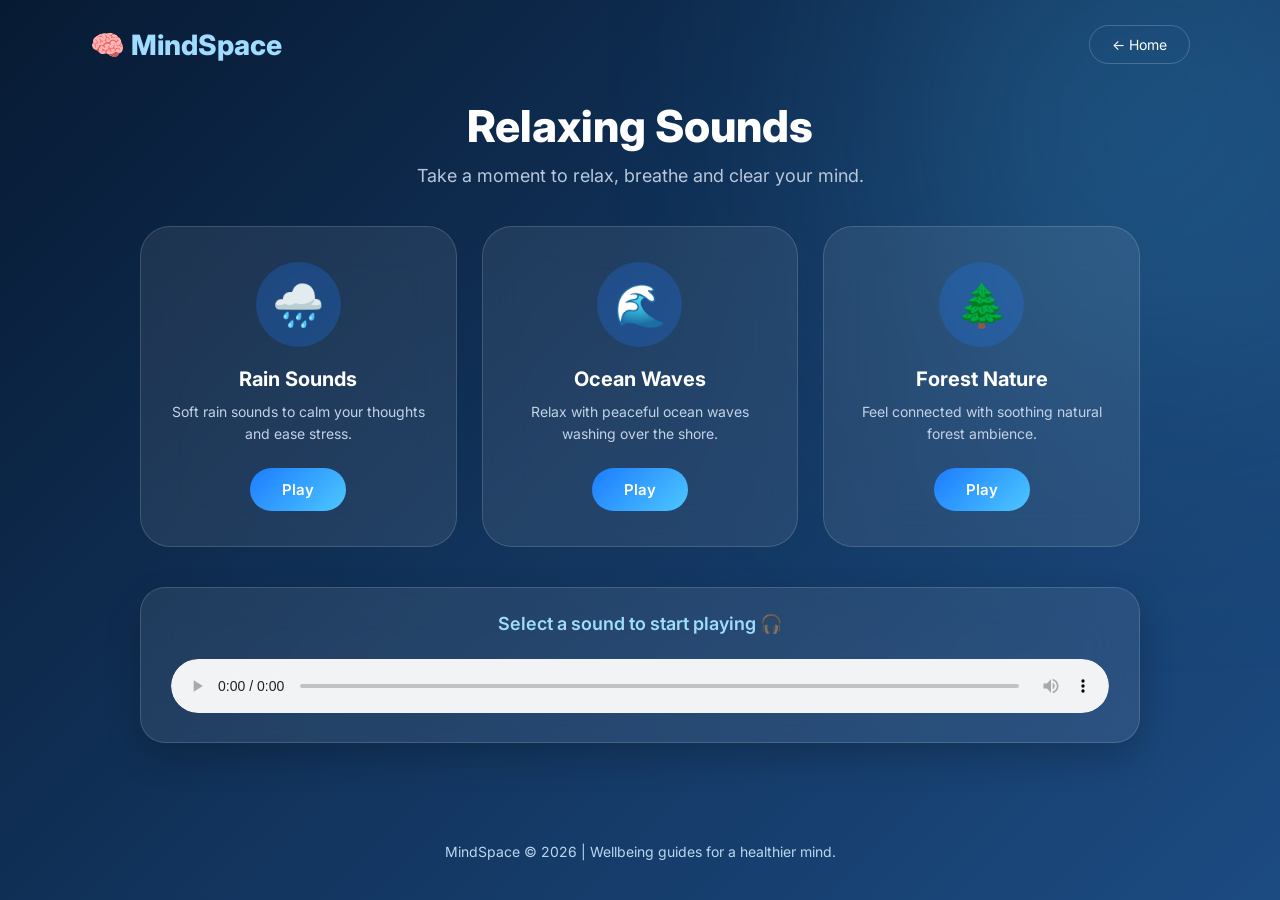
<file: relaxing-sounds.html>
<!DOCTYPE html>
<html lang="en">

<head>
    <meta charset="UTF-8">
    <meta name="viewport" content="width=device-width, initial-scale=1.0">
    <title>MindSpace | Relaxing Sounds</title>

    <link rel="preconnect" href="https://fonts.googleapis.com">
    <link rel="preconnect" href="https://fonts.gstatic.com" crossorigin>
    <link href="https://fonts.googleapis.com/css2?family=Inter:wght@400;500;600;700;800&display=swap" rel="stylesheet">

    <style>
        * {
            margin: 0;
            padding: 0;
            box-sizing: border-box;
            font-family: 'Inter', sans-serif;
        }

        body {
            min-height: 100vh;
            background: linear-gradient(135deg, #071a33, #12345d, #1c4b82);
            color: white;
            display: flex;
            flex-direction: column;
            align-items: center;
            padding-bottom: 40px;
            overflow-x: hidden;
        }

        /* BACKGROUND GLOWS */
        body::before {
            content: "";
            position: fixed;
            width: clamp(250px, 40vw, 450px);
            height: clamp(250px, 40vw, 450px);
            background: #4dc7ff;
            filter: blur(140px);
            top: -100px;
            right: -100px;
            opacity: .25;
            z-index: -1;
        }

        /* HEADER */
        header {
            width: 90%;
            max-width: 1100px;
            padding: 25px 0;
            display: flex;
            justify-content: space-between;
            align-items: center;
        }

        .logo {
            font-size: clamp(22px, 4vw, 28px);
            font-weight: 800;
            color: #9fdcff;
        }

        .back {
            text-decoration: none;
            color: white;
            border: 1px solid rgba(255, 255, 255, .2);
            padding: 10px 22px;
            border-radius: 30px;
            font-size: 14px;
            transition: .3s;
        }

        .back:hover {
            background: #8fd3ff;
            color: #071a33;
        }

        /* CONTAINER */
        .container {
            width: 90%;
            max-width: 1000px;
            margin-top: 10px;
            flex: 1;
        }

        /* PAGE HEADER */
        .page-header {
            text-align: center;
            margin-bottom: 40px;
        }

        .page-header h1 {
            font-size: clamp(32px, 5vw, 44px);
            margin-bottom: 12px;
            font-weight: 800;
        }

        .page-header p {
            color: #b8c7dc;
            font-size: clamp(15px, 2.5vw, 18px);
        }

        /* SOUNDS GRID */
        .sounds {
            display: grid;
            grid-template-columns: repeat(3, 1fr);
            gap: 25px;
        }

        .sound-card {
            background: rgba(255, 255, 255, .08);
            backdrop-filter: blur(20px);
            -webkit-backdrop-filter: blur(20px);
            border: 1px solid rgba(255, 255, 255, .15);
            border-radius: 30px;
            padding: 35px 25px;
            text-align: center;
            transition: .35s ease;
            display: flex;
            flex-direction: column;
            align-items: center;
        }

        .sound-card:hover {
            transform: translateY(-8px);
            box-shadow: 0 20px 40px rgba(0, 0, 0, .3);
            background: rgba(255, 255, 255, .12);
        }

        .sound-card.playing {
            border-color: #4dc7ff;
            background: rgba(28, 124, 255, .18);
            box-shadow: 0 0 25px rgba(77, 199, 255, .3);
        }

        .icon {
            width: 85px;
            height: 85px;
            border-radius: 50%;
            background: rgba(28, 124, 255, .25);
            display: flex;
            align-items: center;
            justify-content: center;
            font-size: 42px;
            margin-bottom: 20px;
            transition: .3s;
        }

        .sound-card:hover .icon,
        .sound-card.playing .icon {
            transform: scale(1.1);
            background: #1c7cff;
            box-shadow: 0 0 20px rgba(28, 124, 255, .6);
        }

        .sound-card h3 {
            font-size: 20px;
            margin-bottom: 10px;
        }

        .sound-card p {
            color: #c3d2e7;
            font-size: 14px;
            line-height: 1.6;
            flex-grow: 1;
        }

        button {
            margin-top: 22px;
            padding: 12px 32px;
            border: none;
            border-radius: 30px;
            background: linear-gradient(135deg, #1c7cff, #4dc7ff);
            color: white;
            cursor: pointer;
            font-size: 15px;
            font-weight: 600;
            transition: .3s;
        }

        button:hover {
            transform: translateY(-3px);
            box-shadow: 0 10px 25px rgba(28, 124, 255, .5);
        }

        /* PLAYER CARD */
        .player {
            margin-top: 40px;
            background: rgba(255, 255, 255, .08);
            backdrop-filter: blur(20px);
            -webkit-backdrop-filter: blur(20px);
            border-radius: 25px;
            padding: 25px 30px;
            text-align: center;
            border: 1px solid rgba(255, 255, 255, .15);
            box-shadow: 0 15px 35px rgba(0, 0, 0, .2);
        }

        .player h2 {
            font-size: 18px;
            color: #9fdcff;
            margin-bottom: 10px;
            font-weight: 600;
        }

        audio {
            width: 100%;
            margin-top: 15px;
            outline: none;
            border-radius: 30px;
        }

        /* FOOTER */
        footer {
            margin-top: 50px;
            color: #b8d8ef;
            font-size: 14px;
            text-align: center;
        }

        /* RESPONSIVE */
        @media (max-width: 850px) {
            .sounds {
                grid-template-columns: repeat(2, 1fr);
            }
        }

        @media (max-width: 600px) {
            .sounds {
                grid-template-columns: 1fr;
            }

            button {
                width: 100%;
            }
        }
    </style>
</head>

<body>

    <header>
        <div class="logo">🧠 MindSpace</div>
        <a href="index.html" class="back">← Home</a>
    </header>

    <div class="container">

        <div class="page-header">
            <h1>Relaxing Sounds</h1>
            <p>Take a moment to relax, breathe and clear your mind.</p>
        </div>

        <div class="sounds">

            <!-- Rain -->
            <div class="sound-card" id="card-rain">
                <div class="icon">🌧️</div>
                <h3>Rain Sounds</h3>
                <p>Soft rain sounds to calm your thoughts and ease stress.</p>
                <button onclick="playSound('rain', 'Rain Sounds 🌧️', 'card-rain')">Play</button>
            </div>

            <!-- Ocean -->
            <div class="sound-card" id="card-ocean">
                <div class="icon">🌊</div>
                <h3>Ocean Waves</h3>
                <p>Relax with peaceful ocean waves washing over the shore.</p>
                <button onclick="playSound('ocean', 'Ocean Waves 🌊', 'card-ocean')">Play</button>
            </div>

            <!-- Forest -->
            <div class="sound-card" id="card-forest">
                <div class="icon">🌲</div>
                <h3>Forest Nature</h3>
                <p>Feel connected with soothing natural forest ambience.</p>
                <button onclick="playSound('forest', 'Forest Nature 🌲', 'card-forest')">Play</button>
            </div>

        </div>

        <!-- PLAYER -->
        <div class="player">
            <h2 id="nowPlayingTitle">Select a sound to start playing 🎧</h2>
            <audio id="audio" controls>
                <source id="source" src="" type="audio/mpeg">
                Your browser does not support the audio element.
            </audio>
        </div>

    </div>

    <footer>
        MindSpace © 2026 | Wellbeing guides for a healthier mind.
    </footer>

    <script>
        const audioSources = {
            rain: "https://www.soundhelix.com/examples/mp3/SoundHelix-Song-1.mp3",
            ocean: "https://www.soundhelix.com/examples/mp3/SoundHelix-Song-2.mp3",
            forest: "https://www.soundhelix.com/examples/mp3/SoundHelix-Song-3.mp3"
        };

        let currentActiveCard = null;

        function playSound(type, title, cardId) {
            let audio = document.getElementById("audio");
            let source = document.getElementById("source");
            let nowPlaying = document.getElementById("nowPlayingTitle");

            // Update Audio Source
            source.src = audioSources[type];
            nowPlaying.innerText = `Now Playing: ${title} 🎧`;

            // Active Card Visual Effects
            if (currentActiveCard) {
                currentActiveCard.classList.remove("playing");
            }
            let activeCard = document.getElementById(cardId);
            if (activeCard) {
                activeCard.classList.add("playing");
                currentActiveCard = activeCard;
            }

            audio.load();
            audio.play();
        }
    </script>

</body>

</html>
</file>
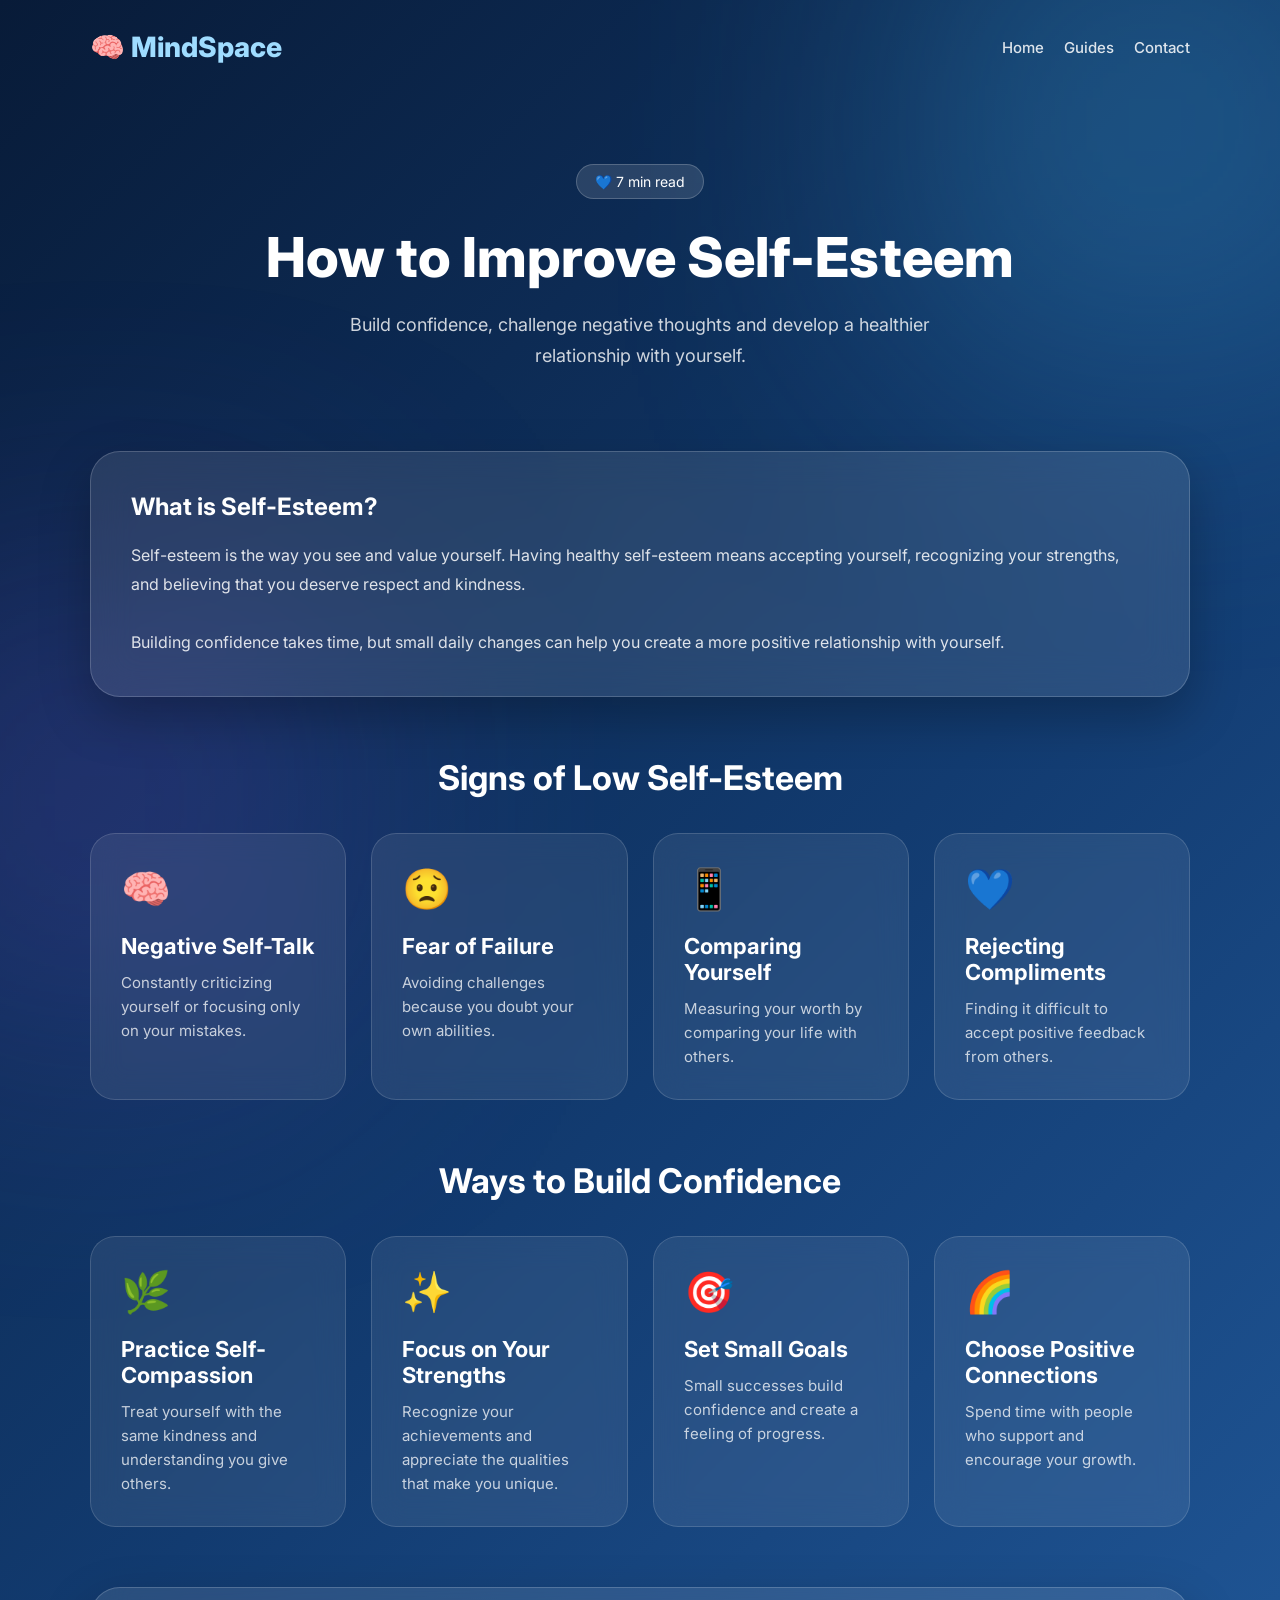
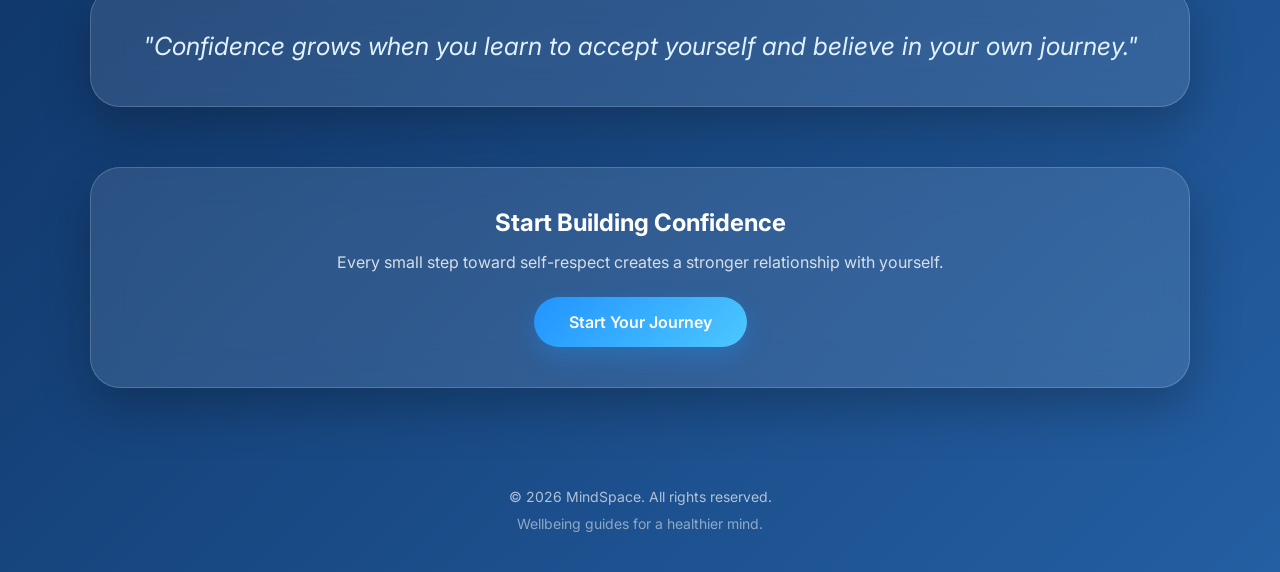
<file: self-esteem-guide.html>
<!DOCTYPE html>
<html lang="en">

<head>

    <meta charset="UTF-8">
    <meta name="viewport" content="width=device-width, initial-scale=1.0">

    <title>How to Improve Self-Esteem | MindSpace</title>

    <link rel="preconnect" href="https://fonts.googleapis.com">
    <link rel="preconnect" href="https://fonts.gstatic.com" crossorigin>
    <link href="https://fonts.googleapis.com/css2?family=Inter:wght@400;500;600;700;800&display=swap" rel="stylesheet">

    <style>
        * {
            margin: 0;
            padding: 0;
            box-sizing: border-box;
            font-family: 'Inter', sans-serif;
        }

        html {
            scroll-behavior: smooth;
        }

        body {
            min-height: 100vh;
            background: linear-gradient(135deg, #081b38, #123b70, #245fa3);
            color: white;
            overflow-x: hidden;
            display: flex;
            flex-direction: column;
            align-items: center;
        }

        /* BACKGROUND GLOWS */
        body::before {
            content: "";
            position: fixed;
            width: clamp(250px, 40vw, 450px);
            height: clamp(250px, 40vw, 450px);
            background: #4dc7ff;
            filter: blur(140px);
            top: -100px;
            right: -100px;
            opacity: .3;
            z-index: -1;
        }

        body::after {
            content: "";
            position: fixed;
            width: clamp(250px, 40vw, 400px);
            height: clamp(250px, 40vw, 400px);
            background: #8b5cf6;
            filter: blur(140px);
            bottom: -100px;
            left: -100px;
            opacity: .25;
            z-index: -1;
        }

        .container {
            width: 90%;
            max-width: 1100px;
            margin: auto;
        }

        /* HEADER */
        header {
            display: flex;
            justify-content: space-between;
            align-items: center;
            padding: 30px 0;
            width: 100%;
        }

        .logo {
            font-size: clamp(22px, 4vw, 28px);
            font-weight: 800;
            color: #9fdcff;
        }

        nav {
            display: flex;
            gap: 20px;
        }

        nav a {
            color: white;
            text-decoration: none;
            opacity: .85;
            font-size: 15px;
            font-weight: 500;
            transition: .3s;
        }

        nav a:hover {
            opacity: 1;
            color: #9fdcff;
        }

        /* HERO */
        .hero {
            text-align: center;
            padding: clamp(40px, 8vw, 70px) 0 clamp(30px, 5vw, 50px);
        }

        .read {
            display: inline-block;
            padding: 8px 18px;
            border-radius: 30px;
            background: rgba(255, 255, 255, .12);
            border: 1px solid rgba(255, 255, 255, .2);
            margin-bottom: 25px;
            font-size: 14px;
        }

        .hero h1 {
            font-size: clamp(34px, 6vw, 55px);
            margin-bottom: 20px;
            font-weight: 800;
            line-height: 1.2;
        }

        .hero p {
            max-width: 650px;
            margin: auto;
            color: rgba(255, 255, 255, .8);
            font-size: clamp(16px, 2.5vw, 18px);
            line-height: 1.7;
        }

        /* SECTIONS & GLASS */
        section {
            padding: 30px 0;
        }

        .glass {
            background: rgba(255, 255, 255, .1);
            backdrop-filter: blur(20px);
            -webkit-backdrop-filter: blur(20px);
            border: 1px solid rgba(255, 255, 255, .18);
            border-radius: 30px;
            padding: clamp(25px, 5vw, 40px);
            box-shadow: 0 20px 50px rgba(0, 0, 0, .25);
        }

        .section-title {
            text-align: center;
            font-size: clamp(26px, 4vw, 34px);
            margin-bottom: 35px;
            font-weight: 700;
        }

        /* CARDS */
        .cards {
            display: grid;
            grid-template-columns: repeat(auto-fit, minmax(240px, 1fr));
            gap: 25px;
        }

        .card {
            background: rgba(255, 255, 255, .08);
            backdrop-filter: blur(15px);
            -webkit-backdrop-filter: blur(15px);
            border-radius: 25px;
            padding: 30px;
            border: 1px solid rgba(255, 255, 255, .15);
            transition: .35s ease;
        }

        .card:hover {
            transform: translateY(-8px);
            background: rgba(255, 255, 255, .15);
            box-shadow: 0 15px 35px rgba(0, 0, 0, .3);
        }

        .card-icon {
            font-size: 40px;
            margin-bottom: 20px;
        }

        .card h3 {
            font-size: 22px;
            margin-bottom: 12px;
        }

        .card p {
            color: rgba(255, 255, 255, .75);
            line-height: 1.6;
            font-size: 15px;
        }

        /* QUOTE */
        .quote {
            text-align: center;
        }

        .quote p {
            font-size: clamp(20px, 3.5vw, 25px);
            font-style: italic;
            line-height: 1.5;
            color: #e2f1ff;
        }

        /* BUTTON */
        .btn {
            display: inline-block;
            margin-top: 25px;
            padding: 15px 35px;
            border-radius: 40px;
            background: linear-gradient(135deg, #2294ff, #4dc7ff);
            color: white;
            text-decoration: none;
            font-weight: 600;
            transition: .3s;
            box-shadow: 0 10px 25px rgba(34, 148, 255, .3);
        }

        .btn:hover {
            transform: translateY(-5px);
            box-shadow: 0 15px 30px rgba(34, 148, 255, .5);
        }

        /* FOOTER */
        footer {
            padding: 40px 0;
            text-align: center;
            color: rgba(255, 255, 255, .65);
            font-size: 14px;
            width: 100%;
            margin-top: 30px;
        }

        /* RESPONSIVE */
        @media (max-width: 768px) {
            header {
                flex-direction: column;
                gap: 15px;
                text-align: center;
            }

            nav {
                justify-content: center;
            }

            .btn {
                width: 100%;
            }
        }
    </style>

</head>

<body>

    <div class="container">

        <header>
            <div class="logo">🧠 MindSpace</div>
            <nav>
                <a href="index.html">Home</a>
                <a href="guides.html">Guides</a>
                <a href="contact.html">Contact</a>
            </nav>
        </header>

        <!-- HERO -->
        <section class="hero">
            <span class="read">💙 7 min read</span>
            <h1>How to Improve Self-Esteem</h1>
            <p>Build confidence, challenge negative thoughts and develop a healthier relationship with yourself.</p>
        </section>

        <!-- WHAT IS SELF ESTEEM -->
        <section>
            <div class="glass">
                <h2>What is Self-Esteem?</h2>
                <p style="margin-top:20px; line-height:1.8; color:rgba(255,255,255,.85);">
                    Self-esteem is the way you see and value yourself. Having healthy self-esteem means accepting yourself,
                    recognizing your strengths, and believing that you deserve respect and kindness.
                    <br><br>
                    Building confidence takes time, but small daily changes can help you create a more positive relationship with yourself.
                </p>
            </div>
        </section>

        <!-- SIGNS -->
        <section>
            <h2 class="section-title">Signs of Low Self-Esteem</h2>
            <div class="cards">

                <div class="card">
                    <div class="card-icon">🧠</div>
                    <h3>Negative Self-Talk</h3>
                    <p>Constantly criticizing yourself or focusing only on your mistakes.</p>
                </div>

                <div class="card">
                    <div class="card-icon">😟</div>
                    <h3>Fear of Failure</h3>
                    <p>Avoiding challenges because you doubt your own abilities.</p>
                </div>

                <div class="card">
                    <div class="card-icon">📱</div>
                    <h3>Comparing Yourself</h3>
                    <p>Measuring your worth by comparing your life with others.</p>
                </div>

                <div class="card">
                    <div class="card-icon">💙</div>
                    <h3>Rejecting Compliments</h3>
                    <p>Finding it difficult to accept positive feedback from others.</p>
                </div>

            </div>
        </section>

        <!-- BUILD CONFIDENCE -->
        <section>
            <h2 class="section-title">Ways to Build Confidence</h2>
            <div class="cards">

                <div class="card">
                    <div class="card-icon">🌿</div>
                    <h3>Practice Self-Compassion</h3>
                    <p>Treat yourself with the same kindness and understanding you give others.</p>
                </div>

                <div class="card">
                    <div class="card-icon">✨</div>
                    <h3>Focus on Your Strengths</h3>
                    <p>Recognize your achievements and appreciate the qualities that make you unique.</p>
                </div>

                <div class="card">
                    <div class="card-icon">🎯</div>
                    <h3>Set Small Goals</h3>
                    <p>Small successes build confidence and create a feeling of progress.</p>
                </div>

                <div class="card">
                    <div class="card-icon">🌈</div>
                    <h3>Choose Positive Connections</h3>
                    <p>Spend time with people who support and encourage your growth.</p>
                </div>

            </div>
        </section>

        <!-- QUOTE -->
        <section>
            <div class="glass quote">
                <p>"Confidence grows when you learn to accept yourself and believe in your own journey."</p>
            </div>
        </section>

        <!-- CTA -->
        <section>
            <div class="glass" style="text-align:center;">
                <h2>Start Building Confidence</h2>
                <p style="margin-top:15px; color:rgba(255,255,255,.8);">
                    Every small step toward self-respect creates a stronger relationship with yourself.
                </p>
                <a href="index.html" class="btn">Start Your Journey</a>
            </div>
        </section>

    </div>

    <!-- FOOTER -->
    <footer>
        <div class="container">
            <p>© 2026 MindSpace. All rights reserved.</p>
            <p style="margin-top:10px; color: rgba(255,255,255,.5);">Wellbeing guides for a healthier mind.</p>
        </div>
    </footer>

    <script>
        // Scroll reveal animation
        const elements = document.querySelectorAll(".glass, .card, .hero");

        const observer = new IntersectionObserver((entries) => {
            entries.forEach(entry => {
                if (entry.isIntersecting) {
                    entry.target.style.opacity = "1";
                    entry.target.style.transform = "translateY(0)";
                }
            });
        }, {
            threshold: 0.15
        });

        elements.forEach(el => {
            el.style.opacity = "0";
            el.style.transform = "translateY(30px)";
            el.style.transition = "all .8s ease";
            observer.observe(el);
        });
    </script>

</body>

</html>
</file>
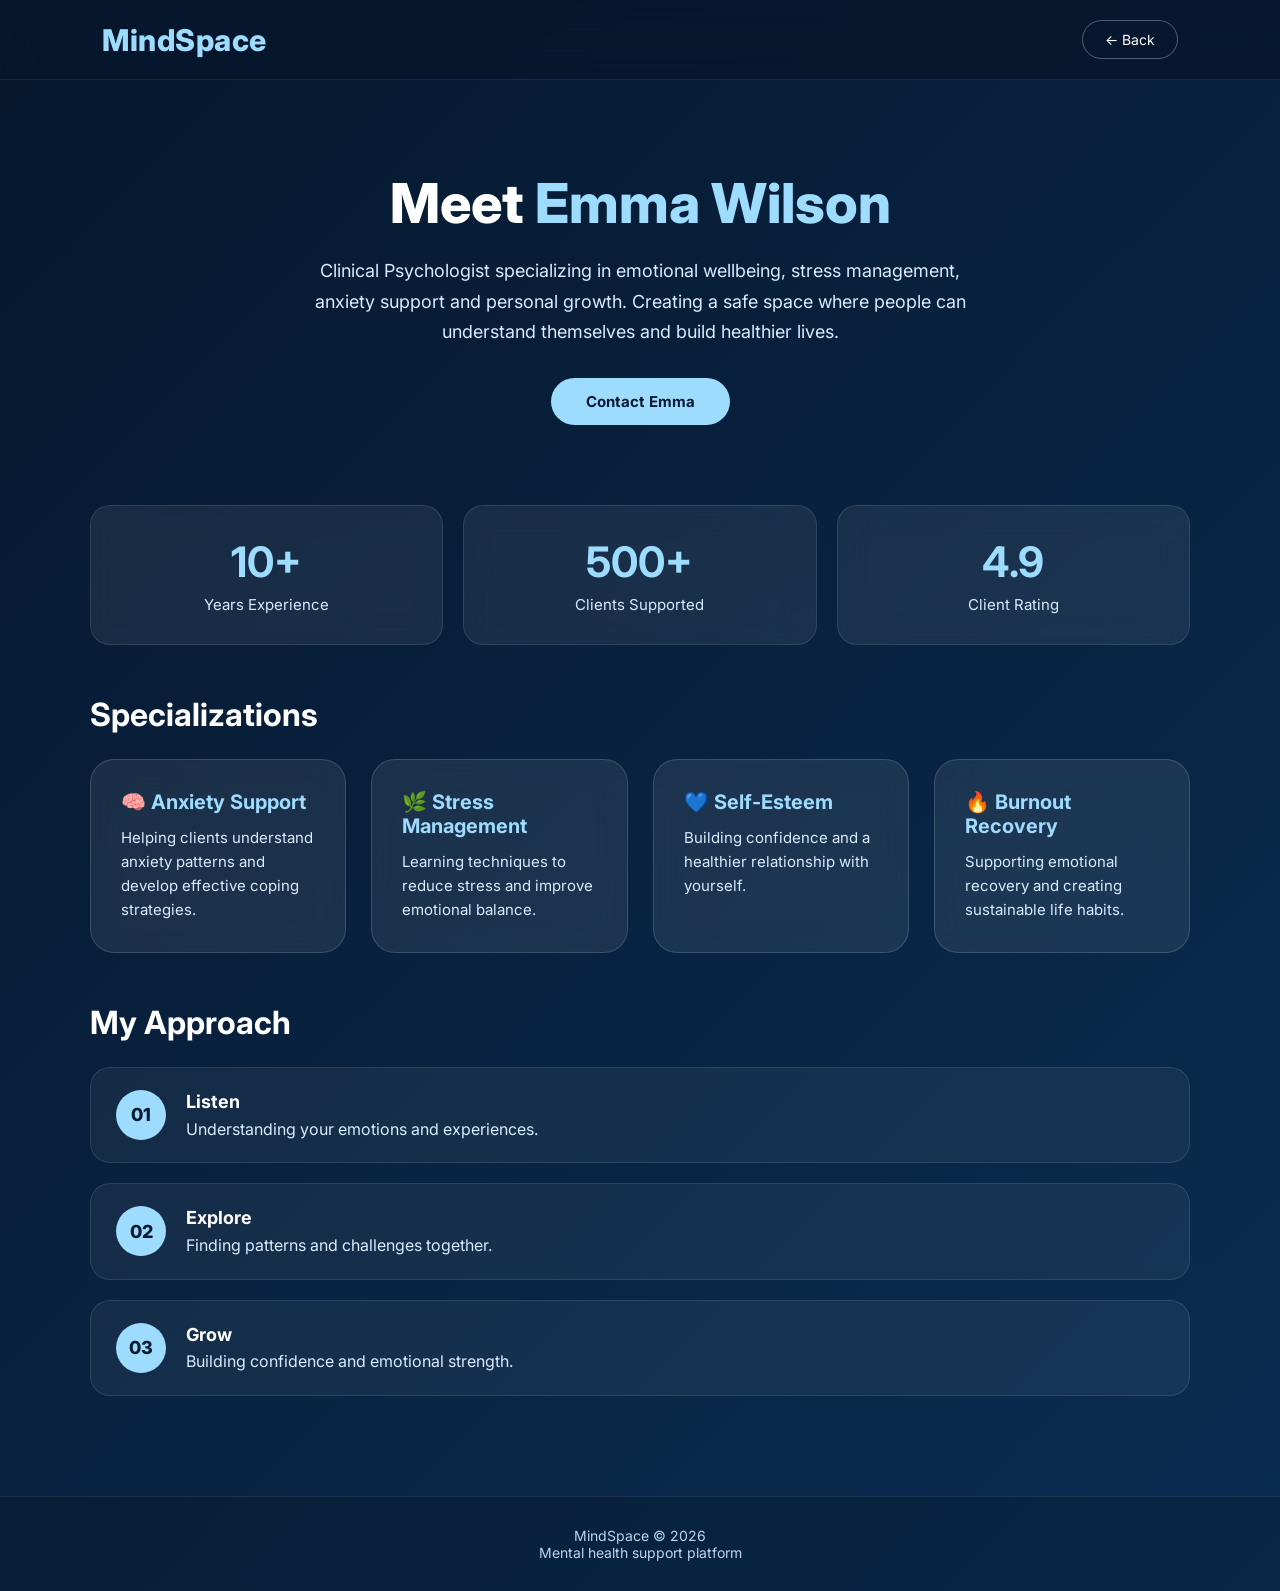
<file: specialist.html>
<!DOCTYPE html>
<html lang="en">

<head>
    <meta charset="UTF-8">
    <meta name="viewport" content="width=device-width, initial-scale=1.0">
    <title>Emma Wilson | MindSpace</title>

    <link href="https://fonts.googleapis.com/css2?family=Inter:wght@300;400;500;600;700;800&display=swap" rel="stylesheet">

    <style>
        * {
            margin: 0;
            padding: 0;
            box-sizing: border-box;
            font-family: 'Inter', Arial, sans-serif;
        }

        html {
            scroll-behavior: smooth;
        }

        body {
            background: linear-gradient(135deg, #06172d, #0b2d52);
            color: white;
            min-height: 100vh;
            overflow-x: hidden;
        }

        /* HEADER */
        header {
            padding: 20px 8%;
            display: flex;
            justify-content: space-between;
            align-items: center;
            position: sticky;
            top: 0;
            background: rgba(6, 23, 45, 0.85);
            backdrop-filter: blur(15px);
            -webkit-backdrop-filter: blur(15px);
            z-index: 100;
            border-bottom: 1px solid rgba(255, 255, 255, 0.08);
        }

        .logo {
            font-size: clamp(22px, 4vw, 30px);
            font-weight: 800;
            color: #9edcff;
            letter-spacing: .5px;
        }

        .back {
            text-decoration: none;
            color: white;
            border: 1px solid rgba(255, 255, 255, .3);
            padding: 10px 22px;
            border-radius: 30px;
            font-size: 14px;
            transition: .3s;
        }

        .back:hover {
            background: #9edcff;
            color: #071a33;
        }

        /* HERO SECTION */
        .hero {
            text-align: center;
            padding: clamp(60px, 8vw, 90px) 5% 40px;
        }

        .hero h1 {
            font-size: clamp(34px, 6vw, 55px);
            font-weight: 800;
            line-height: 1.2;
        }

        .hero span {
            color: #9edcff;
        }

        .hero p {
            max-width: 700px;
            margin: 20px auto 30px;
            font-size: clamp(16px, 2.5vw, 18px);
            line-height: 1.7;
            color: #d9ecff;
        }

        /* CONTAINER */
        .container {
            width: 90%;
            max-width: 1100px;
            margin: auto;
            padding-bottom: 60px;
        }

        .section-heading {
            font-size: clamp(24px, 4vw, 32px);
            margin: 50px 0 25px;
            color: white;
        }

        /* STATS */
        .stats {
            display: grid;
            grid-template-columns: repeat(auto-fit, minmax(200px, 1fr));
            gap: 20px;
            margin: 40px 0;
        }

        .stat {
            text-align: center;
            background: rgba(255, 255, 255, .07);
            border: 1px solid rgba(255, 255, 255, .1);
            backdrop-filter: blur(15px);
            -webkit-backdrop-filter: blur(15px);
            padding: 30px 20px;
            border-radius: 20px;
            transition: .3s;
        }

        .stat:hover {
            transform: translateY(-5px);
            background: rgba(255, 255, 255, .1);
        }

        .stat h2 {
            font-size: clamp(32px, 5vw, 42px);
            color: #9edcff;
            margin-bottom: 8px;
        }

        .stat p {
            color: #d9ecff;
            font-size: 15px;
        }

        /* SPECIALIZATIONS GRID */
        .grid {
            display: grid;
            grid-template-columns: repeat(auto-fit, minmax(240px, 1fr));
            gap: 25px;
            margin-bottom: 50px;
        }

        .card {
            background: rgba(255, 255, 255, .08);
            border: 1px solid rgba(255, 255, 255, .15);
            padding: 30px;
            border-radius: 24px;
            backdrop-filter: blur(15px);
            -webkit-backdrop-filter: blur(15px);
            transition: .4s ease;
        }

        .card:hover {
            transform: translateY(-8px);
            background: rgba(143, 211, 255, .15);
            border-color: #9edcff;
        }

        .card h3 {
            color: #9edcff;
            margin-bottom: 12px;
            font-size: 20px;
        }

        .card p {
            line-height: 1.6;
            color: #d9ecff;
            font-size: 15px;
        }

        /* APPROACH STEPS */
        .steps-wrapper {
            display: flex;
            flex-direction: column;
            gap: 20px;
            margin-bottom: 40px;
        }

        .step {
            display: flex;
            gap: 20px;
            align-items: center;
            background: rgba(255, 255, 255, .05);
            border: 1px solid rgba(255, 255, 255, .1);
            padding: 20px 25px;
            border-radius: 20px;
            transition: .3s;
        }

        .step:hover {
            background: rgba(255, 255, 255, .08);
        }

        .number {
            width: 50px;
            height: 50px;
            flex-shrink: 0;
            display: flex;
            align-items: center;
            justify-content: center;
            background: #9edcff;
            color: #071a33;
            border-radius: 50%;
            font-weight: 800;
            font-size: 18px;
        }

        .step p {
            line-height: 1.6;
            color: #d9ecff;
            font-size: 16px;
        }

        .step strong {
            color: white;
            font-size: 18px;
        }

        /* BUTTON */
        .btn {
            display: inline-block;
            padding: 14px 35px;
            background: #9edcff;
            color: #071a33;
            text-decoration: none;
            border-radius: 40px;
            font-weight: 700;
            font-size: 15px;
            transition: .3s;
        }

        .btn:hover {
            transform: translateY(-4px);
            box-shadow: 0 10px 25px rgba(0, 0, 0, .35);
        }

        /* FOOTER */
        footer {
            text-align: center;
            padding: 30px;
            color: #b8d7ef;
            font-size: 14px;
            border-top: 1px solid rgba(255, 255, 255, .08);
            background: rgba(0, 0, 0, .15);
        }

        @media (max-width: 600px) {
            .step {
                flex-direction: row;
                padding: 15px 20px;
            }
        }
    </style>
</head>

<body>

    <header>
        <div class="logo">MindSpace</div>
        <a href="index.html" class="back">← Back</a>
    </header>

    <section class="hero">
        <h1>Meet <span>Emma Wilson</span></h1>
        <p>
            Clinical Psychologist specializing in emotional wellbeing,
            stress management, anxiety support and personal growth.
            Creating a safe space where people can understand themselves
            and build healthier lives.
        </p>
        <a href="#" class="btn">Contact Emma</a>
    </section>

    <div class="container">

        <!-- STATS -->
        <div class="stats">
            <div class="stat">
                <h2>10+</h2>
                <p>Years Experience</p>
            </div>
            <div class="stat">
                <h2>500+</h2>
                <p>Clients Supported</p>
            </div>
            <div class="stat">
                <h2>4.9</h2>
                <p>Client Rating</p>
            </div>
        </div>

        <!-- SPECIALIZATIONS -->
        <h2 class="section-heading">Specializations</h2>
        <div class="grid">
            <div class="card">
                <h3>🧠 Anxiety Support</h3>
                <p>Helping clients understand anxiety patterns and develop effective coping strategies.</p>
            </div>

            <div class="card">
                <h3>🌿 Stress Management</h3>
                <p>Learning techniques to reduce stress and improve emotional balance.</p>
            </div>

            <div class="card">
                <h3>💙 Self-Esteem</h3>
                <p>Building confidence and a healthier relationship with yourself.</p>
            </div>

            <div class="card">
                <h3>🔥 Burnout Recovery</h3>
                <p>Supporting emotional recovery and creating sustainable life habits.</p>
            </div>
        </div>

        <!-- APPROACH -->
        <h2 class="section-heading">My Approach</h2>
        <div class="steps-wrapper">
            <div class="step">
                <div class="number">01</div>
                <p>
                    <strong>Listen</strong><br>
                    Understanding your emotions and experiences.
                </p>
            </div>

            <div class="step">
                <div class="number">02</div>
                <p>
                    <strong>Explore</strong><br>
                    Finding patterns and challenges together.
                </p>
            </div>

            <div class="step">
                <div class="number">03</div>
                <p>
                    <strong>Grow</strong><br>
                    Building confidence and emotional strength.
                </p>
            </div>
        </div>

    </div>

    <footer>
        MindSpace © 2026 <br>
        Mental health support platform
    </footer>

</body>

</html>
</file>
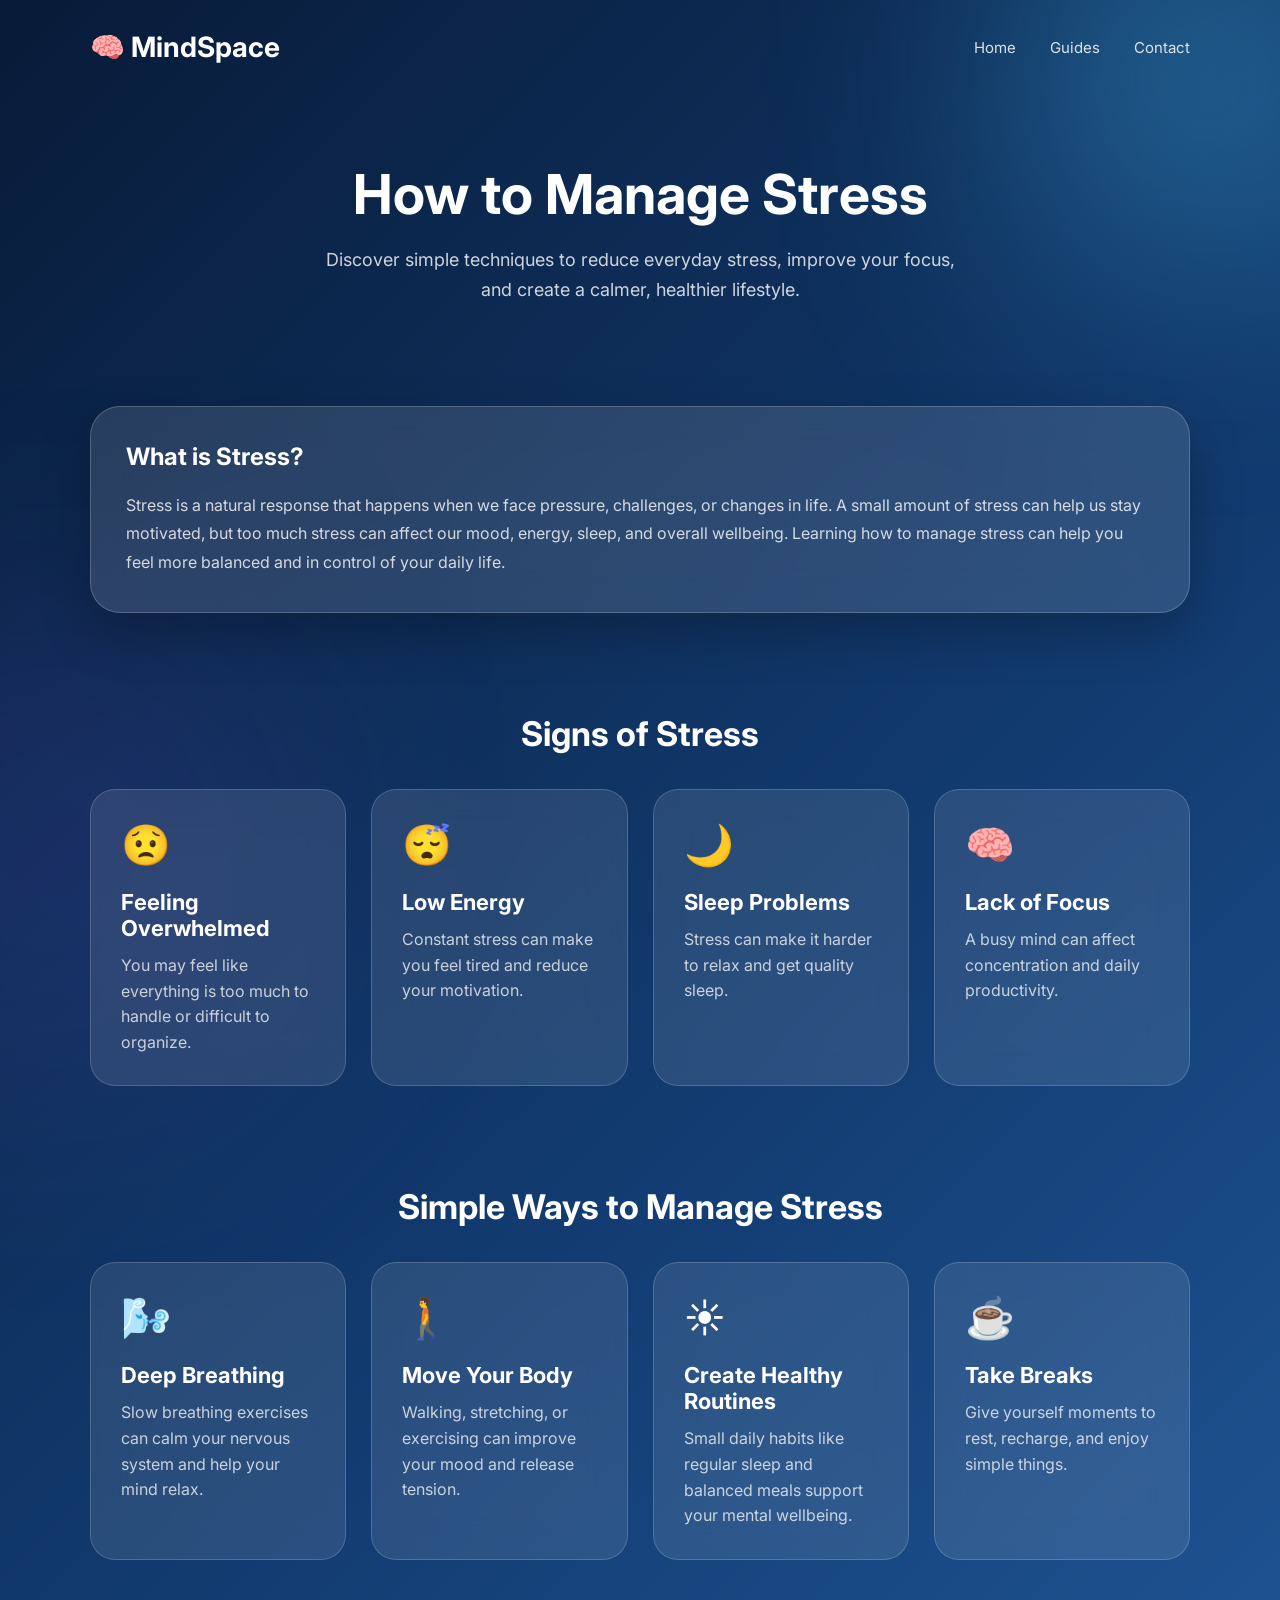
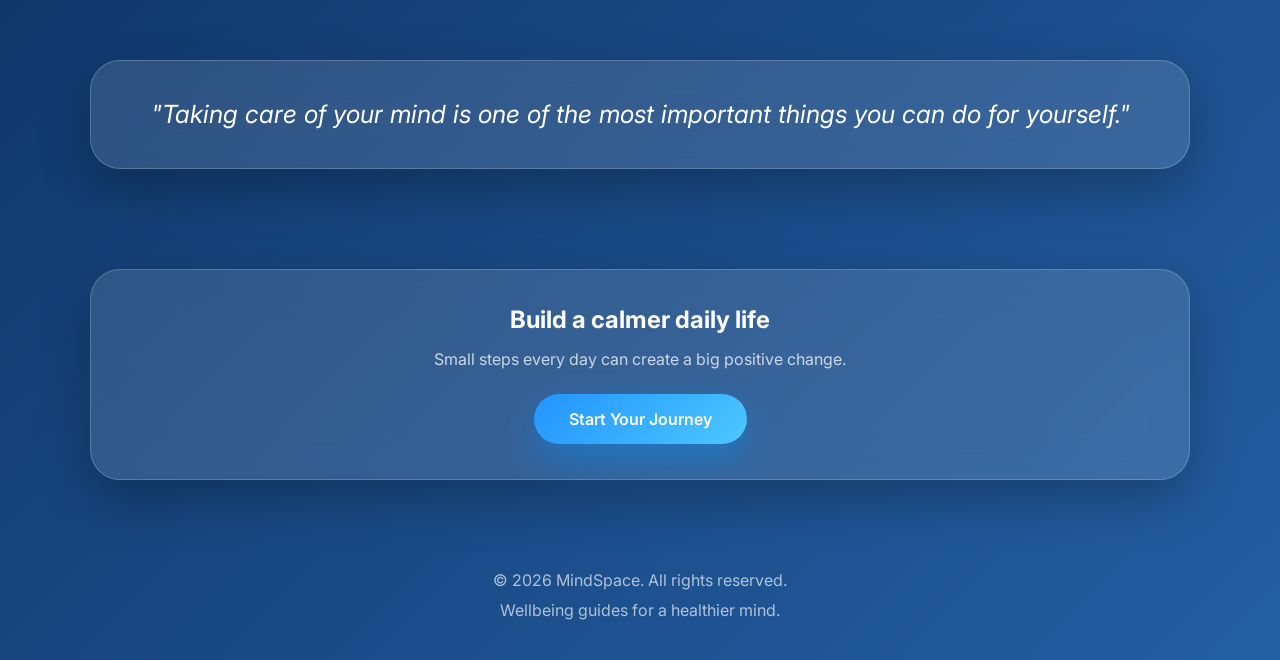
<file: stress-guide.html>
<!DOCTYPE html>
<html lang="en">

<head>

<meta charset="UTF-8">
<meta name="viewport" content="width=device-width, initial-scale=1.0">

<title>How to Manage Stress | MindSpace</title>

<link rel="preconnect" href="https://fonts.googleapis.com">
<link rel="preconnect" href="https://fonts.gstatic.com" crossorigin>

<link href="https://fonts.googleapis.com/css2?family=Inter:wght@400;500;600;700&display=swap" rel="stylesheet">
<link rel="stylesheet" href="responsive.css">

<style>

*{
    margin:0;
    padding:0;
    box-sizing:border-box;
    font-family:'Inter',sans-serif;
}


html{
    scroll-behavior:smooth;
}


body{

    min-height:100vh;

    background:
    linear-gradient(
        135deg,
        #081b38,
        #123b70,
        #245fa3
    );

    color:white;
    overflow-x:hidden;
}


/* Background glow */

body::before{

    content:"";
    position:fixed;

    width:350px;
    height:350px;

    background:#4dc7ff;

    filter:blur(130px);

    top:-100px;
    right:-100px;

    opacity:.35;

    z-index:-1;
}


body::after{

    content:"";
    position:fixed;

    width:300px;
    height:300px;

    background:#8b5cf6;

    filter:blur(140px);

    bottom:-100px;
    left:-100px;

    opacity:.25;

    z-index:-1;
}



/* Container */

.container{

    width:90%;
    max-width:1100px;

    margin:auto;

}



/* Header */

header{

    display:flex;

    justify-content:space-between;

    align-items:center;

    padding:30px 0;

}


.logo{

    font-size:28px;
    font-weight:700;

    color:white;

}


nav a{

    color:white;

    text-decoration:none;

    margin-left:30px;

    font-size:15px;

    opacity:.85;

    transition:.3s;

}


nav a:hover{

    opacity:1;

}



/* Hero */

.hero{

    padding:70px 0 50px;

    text-align:center;

}


.hero h1{

    font-size:55px;

    line-height:1.1;

    margin-bottom:20px;

}


.hero p{

    max-width:650px;

    margin:auto;

    font-size:18px;

    color:rgba(255,255,255,.8);

    line-height:1.7;

}



/* Glass Card */

.glass{

    background:

    rgba(255,255,255,.12);

    backdrop-filter:blur(20px);

    -webkit-backdrop-filter:blur(20px);

    border:

    1px solid rgba(255,255,255,.2);

    border-radius:30px;

    padding:35px;

    box-shadow:

    0 20px 50px rgba(0,0,0,.25);

}



/* Sections */

section{

    padding:50px 0;

}



.section-title{

    text-align:center;

    font-size:34px;

    margin-bottom:35px;

}



/* Cards */

.cards{

    display:grid;

    grid-template-columns:

    repeat(auto-fit,minmax(240px,1fr));

    gap:25px;

}



.card{

    background:

    rgba(255,255,255,.1);

    backdrop-filter:blur(18px);

    border-radius:25px;

    padding:30px;

    border:

    1px solid rgba(255,255,255,.18);

    transition:.35s;

}



.card:hover{

    transform:translateY(-8px);

    background:

    rgba(255,255,255,.16);

}



.card-icon{

    font-size:40px;

    margin-bottom:20px;

}


.card h3{

    font-size:22px;

    margin-bottom:12px;

}


.card p{

    color:rgba(255,255,255,.75);

    line-height:1.6;

}



/* Quote */

.quote{

    text-align:center;

}


.quote p{

    font-size:25px;

    font-style:italic;

    line-height:1.5;

}



/* CTA */

.cta{

    text-align:center;

}


.btn{

    display:inline-block;

    margin-top:25px;

    padding:15px 35px;

    border-radius:40px;

    background:

    linear-gradient(
        135deg,
        #2294ff,
        #4dc7ff
    );

    color:white;

    text-decoration:none;

    font-weight:600;

    box-shadow:

    0 15px 35px rgba(0,150,255,.4);

    transition:.3s;

}


.btn:hover{

    transform:translateY(-5px);

}



/* Footer */

footer{

    padding:40px 0;

    text-align:center;

    color:rgba(255,255,255,.65);

}



/* Animation */

.fade{

    animation:

    fadeUp .8s ease forwards;

}


@keyframes fadeUp{

    from{

        opacity:0;

        transform:translateY(30px);

    }


    to{

        opacity:1;

        transform:translateY(0);

    }

}



/* Mobile */

@media(max-width:768px){


header{

    flex-direction:column;

    gap:20px;

}


nav a{

    margin:0 10px;

}


.hero h1{

    font-size:38px;

}


.hero p{

    font-size:16px;

}


.section-title{

    font-size:28px;

}


.glass{

    padding:25px;

}


}

</style>


</head>
<body>


<div class="container">


<header>

<div class="logo">
🧠 MindSpace
</div>


<nav>

<a href="index.html">Home</a>
<a href="guides.html">Guides</a>
<a href="contact.html">Contact</a>

</nav>

</header>



<!-- Hero -->

<section class="hero fade">


<h1>
How to Manage Stress
</h1>


<p>
Discover simple techniques to reduce everyday stress,
improve your focus, and create a calmer, healthier lifestyle.
</p>


</section>





<!-- Introduction -->

<section>


<div class="glass fade">


<h2>
What is Stress?
</h2>


<p style="margin-top:20px; line-height:1.8; color:rgba(255,255,255,.8);">

Stress is a natural response that happens when we face
pressure, challenges, or changes in life. A small amount of
stress can help us stay motivated, but too much stress can
affect our mood, energy, sleep, and overall wellbeing.

Learning how to manage stress can help you feel more balanced
and in control of your daily life.

</p>


</div>


</section>






<!-- Signs -->

<section>


<h2 class="section-title">
Signs of Stress
</h2>



<div class="cards">



<div class="card fade">

<div class="card-icon">
😟
</div>

<h3>
Feeling Overwhelmed
</h3>

<p>
You may feel like everything is too much to handle or difficult
to organize.
</p>

</div>





<div class="card fade">

<div class="card-icon">
😴
</div>

<h3>
Low Energy
</h3>

<p>
Constant stress can make you feel tired and reduce your motivation.
</p>

</div>





<div class="card fade">

<div class="card-icon">
🌙
</div>

<h3>
Sleep Problems
</h3>

<p>
Stress can make it harder to relax and get quality sleep.
</p>

</div>





<div class="card fade">

<div class="card-icon">
🧠
</div>

<h3>
Lack of Focus
</h3>

<p>
A busy mind can affect concentration and daily productivity.
</p>

</div>



</div>


</section>








<!-- Tips -->


<section>


<h2 class="section-title">
Simple Ways to Manage Stress
</h2>



<div class="cards">



<div class="card fade">

<div class="card-icon">
🌬️
</div>

<h3>
Deep Breathing
</h3>

<p>
Slow breathing exercises can calm your nervous system and
help your mind relax.
</p>

</div>





<div class="card fade">

<div class="card-icon">
🚶
</div>

<h3>
Move Your Body
</h3>

<p>
Walking, stretching, or exercising can improve your mood and
release tension.
</p>

</div>





<div class="card fade">

<div class="card-icon">
☀️
</div>

<h3>
Create Healthy Routines
</h3>

<p>
Small daily habits like regular sleep and balanced meals support
your mental wellbeing.
</p>

</div>





<div class="card fade">

<div class="card-icon">
☕
</div>

<h3>
Take Breaks
</h3>

<p>
Give yourself moments to rest, recharge, and enjoy simple things.
</p>

</div>



</div>


</section>








<!-- Reminder -->


<section>


<div class="glass quote fade">


<p>
"Taking care of your mind is one of the most important things
you can do for yourself."
</p>


</div>


</section>








<!-- CTA -->


<section>


<div class="glass cta fade">


<h2>
Build a calmer daily life
</h2>


<p style="margin-top:15px; color:rgba(255,255,255,.75);">

Small steps every day can create a big positive change.

</p>



<a href="index.html" class="btn">
Start Your Journey
</a>


</div>


</section>



</div>
<!-- Footer -->

<footer>

<div class="container">

<p>
© 2026 MindSpace. All rights reserved.
</p>

<p style="margin-top:10px;">
Wellbeing guides for a healthier mind.
</p>

</div>

</footer>





<script>


// Smooth fade animation on scroll

const elements = document.querySelectorAll(".fade");


const observer = new IntersectionObserver(
(entries)=>{

entries.forEach(entry=>{

if(entry.isIntersecting){

entry.target.style.opacity="1";
entry.target.style.transform="translateY(0)";

}

});


},
{
threshold:0.15
});



elements.forEach(el=>{

el.style.opacity="0";
el.style.transform="translateY(30px)";
el.style.transition="all .8s ease";

observer.observe(el);

});



</script>



</body>

</html>
</file>
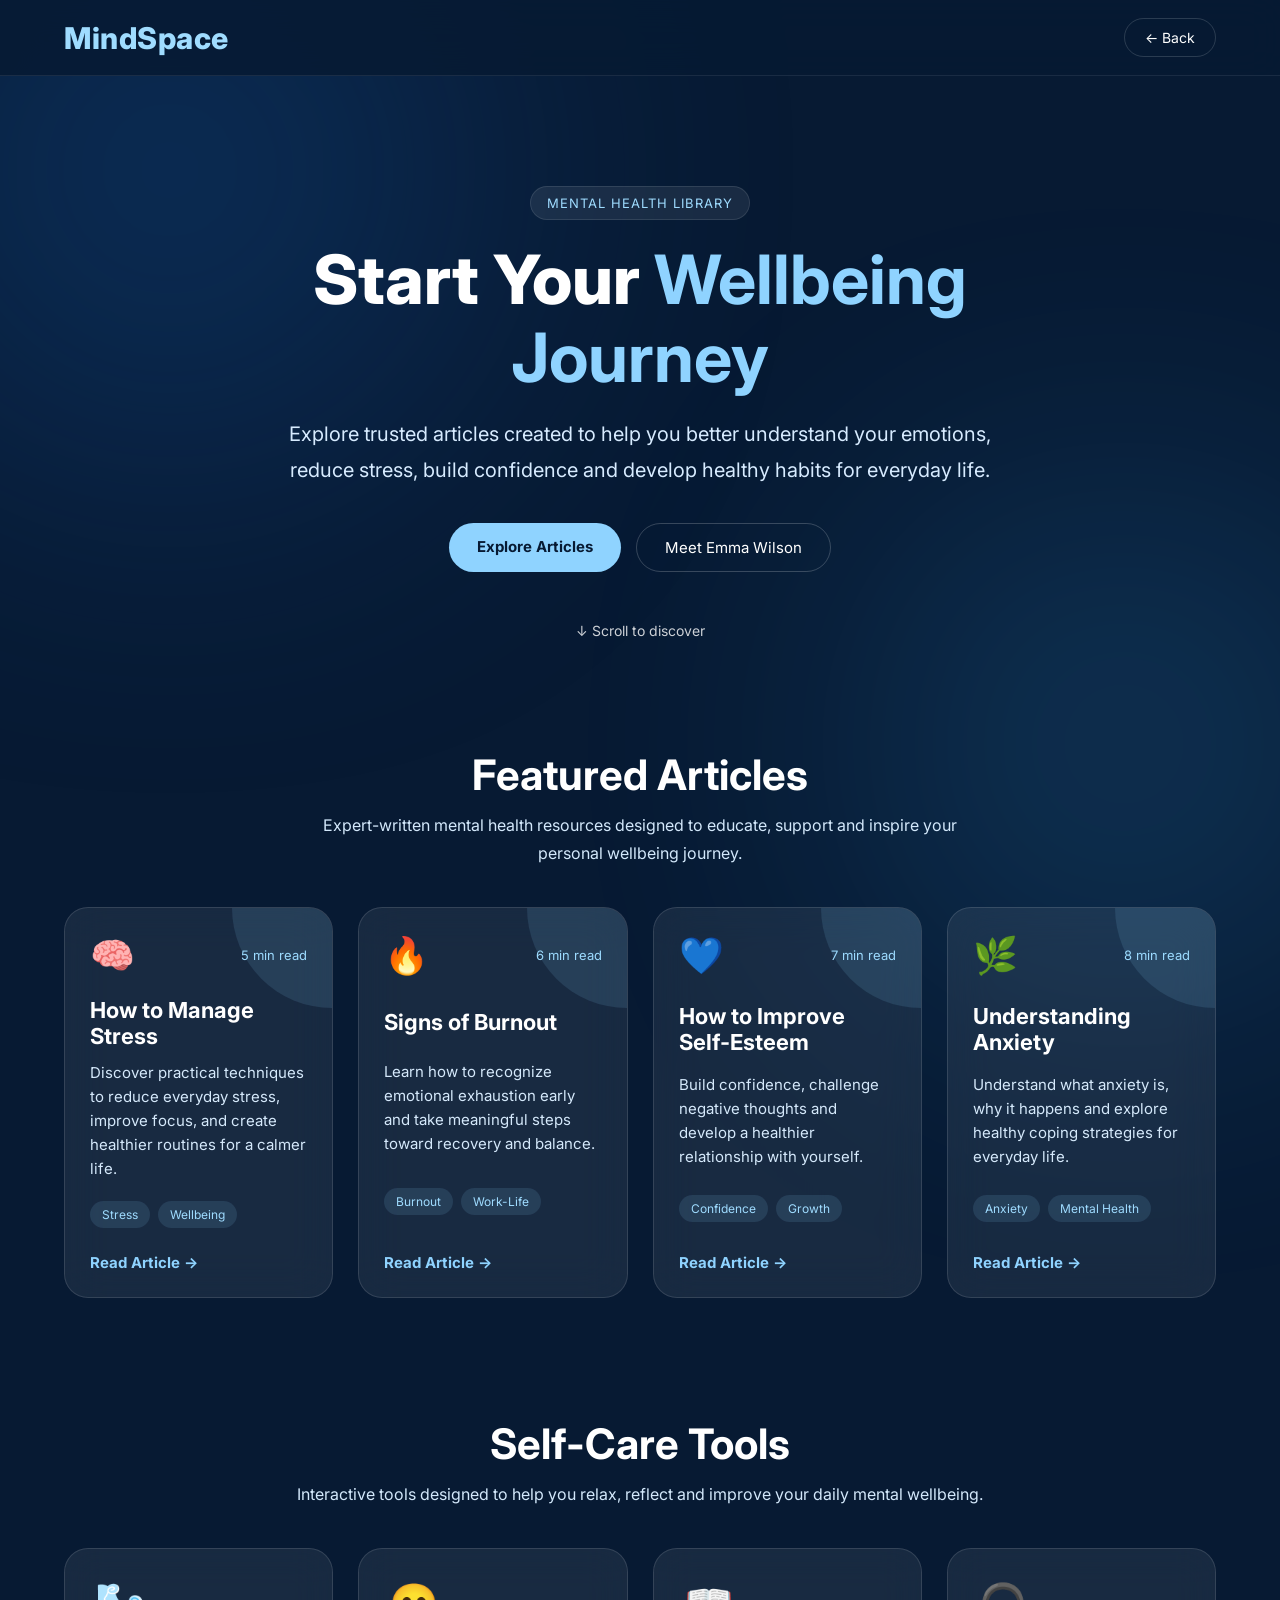
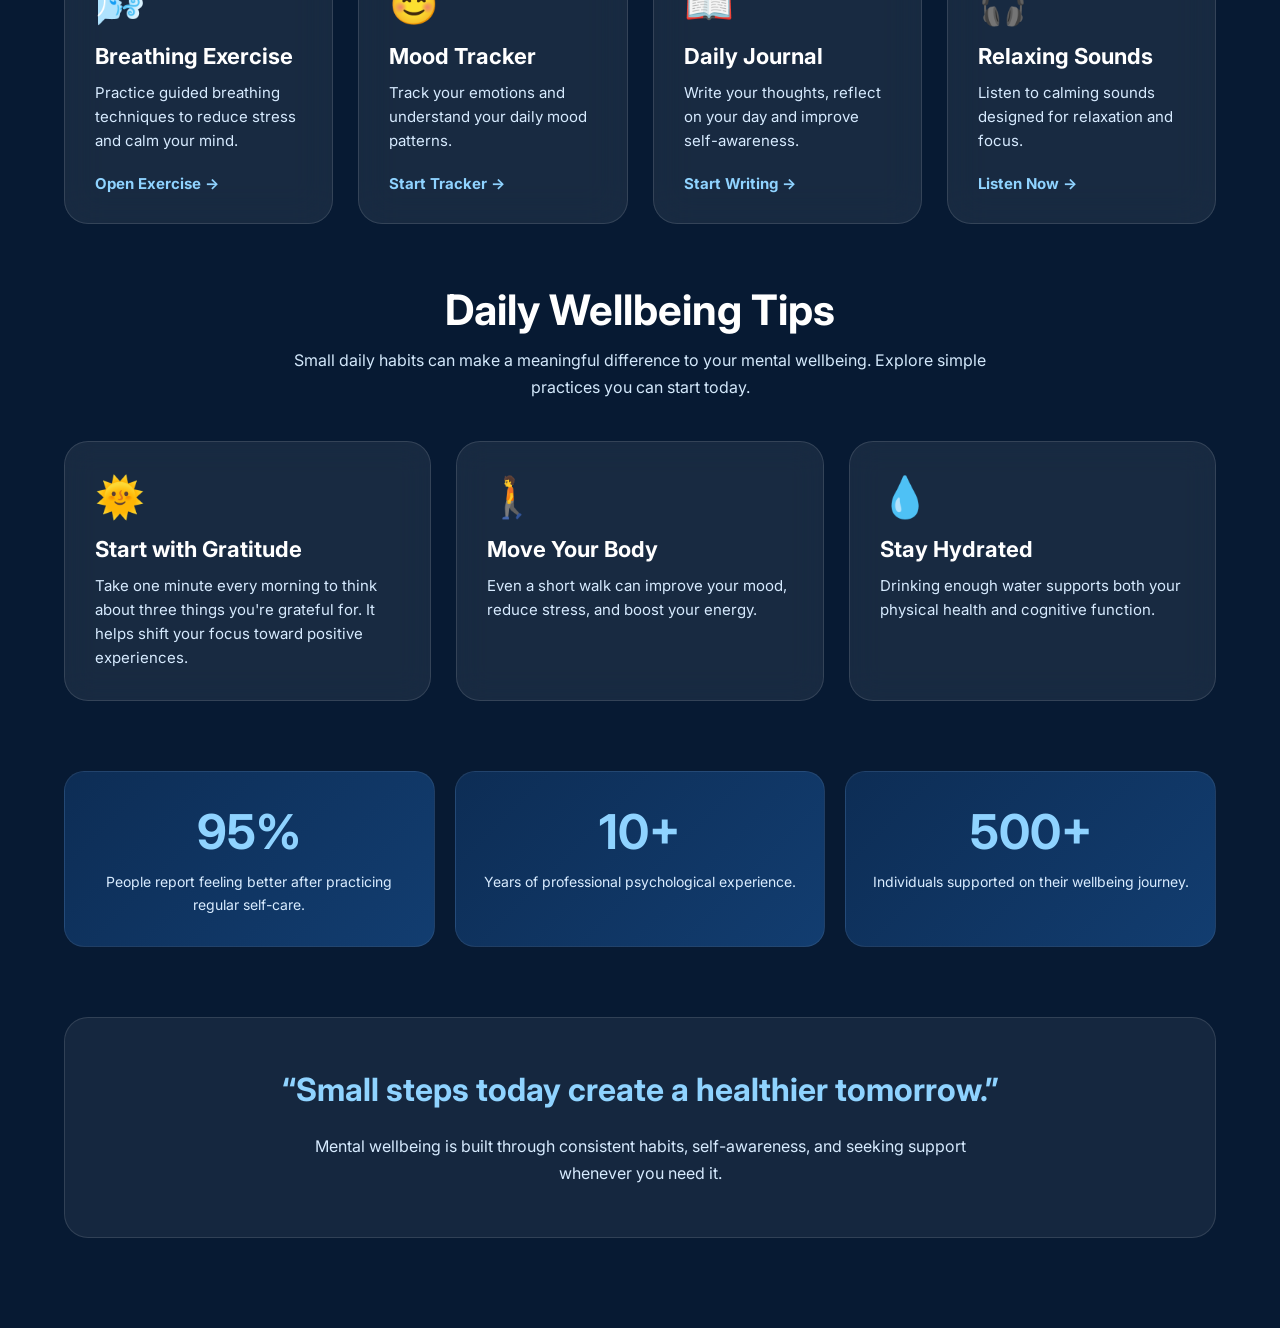
<file: wellbeing-guide.html>
<!DOCTYPE html>
<html lang="en">

<head>
    <meta charset="UTF-8">
    <meta name="viewport" content="width=device-width, initial-scale=1.0">
    <title>MindSpace | Wellbeing Guide</title>

    <link href="https://fonts.googleapis.com/css2?family=Inter:wght@300;400;500;600;700;800&display=swap" rel="stylesheet">

    <style>
        * {
            margin: 0;
            padding: 0;
            box-sizing: border-box;
            font-family: 'Inter', sans-serif;
        }

        html {
            scroll-behavior: smooth;
        }

        body {
            background: #071a33;
            color: white;
            overflow-x: hidden;
        }

        /* Animated Background Elements */
        body::before {
            content: "";
            position: fixed;
            width: clamp(300px, 50vw, 700px);
            height: clamp(300px, 50vw, 700px);
            background: #1b63b8;
            border-radius: 50%;
            filter: blur(140px);
            top: -150px;
            left: -150px;
            opacity: .25;
            z-index: -2;
            animation: move1 15s infinite alternate;
        }

        body::after {
            content: "";
            position: fixed;
            width: clamp(250px, 40vw, 600px);
            height: clamp(250px, 40vw, 600px);
            background: #3cb4ff;
            border-radius: 50%;
            filter: blur(140px);
            right: -100px;
            bottom: -100px;
            opacity: .18;
            z-index: -2;
            animation: move2 18s infinite alternate;
        }

        @keyframes move1 {
            from { transform: translate(0, 0); }
            to { transform: translate(100px, 70px); }
        }

        @keyframes move2 {
            from { transform: translate(0, 0); }
            to { transform: translate(-120px, -80px); }
        }

        /* HEADER */
        header {
            padding: 18px 5%;
            display: flex;
            justify-content: space-between;
            align-items: center;
            position: sticky;
            top: 0;
            background: rgba(7, 26, 51, .85);
            backdrop-filter: blur(18px);
            -webkit-backdrop-filter: blur(18px);
            z-index: 999;
            border-bottom: 1px solid rgba(255, 255, 255, .08);
        }

        .logo {
            font-size: clamp(22px, 4vw, 30px);
            font-weight: 800;
            color: #9fdcff;
            letter-spacing: .5px;
        }

        .back {
            text-decoration: none;
            color: white;
            padding: 10px 20px;
            border-radius: 50px;
            border: 1px solid rgba(255, 255, 255, .15);
            transition: .35s;
            font-size: 14px;
        }

        .back:hover {
            background: #9fdcff;
            color: #071a33;
            transform: translateY(-3px);
        }

        /* HERO SECTION */
        .hero {
            padding: clamp(60px, 10vw, 110px) 5% 60px;
            display: flex;
            justify-content: center;
            align-items: center;
            text-align: center;
        }

        .hero-content {
            max-width: 900px;
        }

        .hero span {
            display: inline-block;
            padding: 8px 16px;
            background: rgba(255, 255, 255, .08);
            border: 1px solid rgba(255, 255, 255, .1);
            border-radius: 40px;
            color: #9fdcff;
            margin-bottom: 20px;
            font-size: 13px;
            letter-spacing: 1px;
            text-transform: uppercase;
        }

        .hero h1 {
            font-size: clamp(32px, 6vw, 68px);
            font-weight: 800;
            line-height: 1.15;
            margin-bottom: 20px;
        }

        .hero h1 b {
            color: #8fd3ff;
        }

        .hero p {
            font-size: clamp(16px, 2.5vw, 20px);
            line-height: 1.8;
            color: #d7ebff;
            max-width: 760px;
            margin: auto;
        }

        .hero-buttons {
            margin-top: 35px;
            display: flex;
            justify-content: center;
            gap: 15px;
            flex-wrap: wrap;
        }

        .primary-btn, .secondary-btn {
            padding: 14px 28px;
            border-radius: 60px;
            font-size: 15px;
            text-decoration: none;
            transition: .35s;
            display: inline-block;
        }

        .primary-btn {
            background: #8fd3ff;
            color: #071a33;
            font-weight: 700;
        }

        .primary-btn:hover {
            transform: translateY(-4px);
            box-shadow: 0 15px 30px rgba(0,0,0,.35);
        }

        .secondary-btn {
            border: 1px solid rgba(255, 255, 255, .2);
            color: white;
        }

        .secondary-btn:hover {
            background: rgba(255, 255, 255, .08);
            transform: translateY(-4px);
        }

        .scroll {
            margin-top: 50px;
            font-size: 14px;
            opacity: .8;
            animation: float 2.5s infinite;
        }

        @keyframes float {
            0%, 100% { transform: translateY(0); }
            50% { transform: translateY(10px); }
        }

        /* SECTION TITLES */
        .section-title {
            text-align: center;
            margin: 50px 0 40px;
        }

        .section-title h2 {
            font-size: clamp(28px, 4vw, 42px);
            margin-bottom: 12px;
        }

        .section-title p {
            max-width: 700px;
            margin: auto;
            line-height: 1.7;
            color: #d3e8fb;
            font-size: clamp(14px, 2vw, 16px);
        }

        /* ARTICLES SECTION */
        .articles {
            width: 90%;
            max-width: 1200px;
            margin: auto;
            display: grid;
            grid-template-columns: repeat(auto-fit, minmax(260px, 1fr));
            gap: 25px;
            padding-bottom: 60px;
        }

        .card {
            background: rgba(255, 255, 255, .07);
            backdrop-filter: blur(20px);
            -webkit-backdrop-filter: blur(20px);
            border: 1px solid rgba(255, 255, 255, .12);
            border-radius: 24px;
            padding: 25px;
            transition: .4s ease;
            position: relative;
            overflow: hidden;
            display: flex;
            flex-direction: column;
            justify-content: space-between;
        }

        .card::before {
            content: "";
            position: absolute;
            top: -100px;
            right: -100px;
            width: 200px;
            height: 200px;
            background: rgba(143, 211, 255, .12);
            border-radius: 50%;
            transition: .45s;
        }

        .card:hover {
            transform: translateY(-8px);
            border-color: #8fd3ff;
            box-shadow: 0 20px 40px rgba(0,0,0,.35);
        }

        .card:hover::before {
            transform: scale(1.4);
        }

        .card-top {
            display: flex;
            justify-content: space-between;
            align-items: center;
            margin-bottom: 20px;
        }

        .icon {
            font-size: 36px;
        }

        .card-top span {
            color: #9fdcff;
            font-size: 13px;
        }

        .card h3 {
            font-size: 22px;
            margin-bottom: 12px;
        }

        .card p {
            line-height: 1.6;
            color: #d5e9fb;
            margin-bottom: 20px;
            font-size: 15px;
        }

        .tags {
            display: flex;
            gap: 8px;
            flex-wrap: wrap;
            margin-bottom: 25px;
        }

        .tags span {
            padding: 6px 12px;
            background: rgba(143, 211, 255, .12);
            border-radius: 30px;
            font-size: 12px;
            color: #9fdcff;
        }

        .read-btn {
            display: inline-flex;
            align-items: center;
            gap: 8px;
            text-decoration: none;
            font-weight: 700;
            color: #8fd3ff;
            transition: .35s;
            font-size: 15px;
        }

        .read-btn:hover {
            transform: translateX(6px);
        }

        /* TOOLS SECTION */
        .tools-section {
            width: 90%;
            max-width: 1200px;
            margin: 60px auto;
        }

        .tools-grid {
            display: grid;
            grid-template-columns: repeat(auto-fit, minmax(250px, 1fr));
            gap: 25px;
        }

        .tool-card {
            background: rgba(255, 255, 255, .07);
            border: 1px solid rgba(255, 255, 255, .12);
            backdrop-filter: blur(18px);
            -webkit-backdrop-filter: blur(18px);
            padding: 30px;
            border-radius: 24px;
            transition: .4s;
        }

        .tool-card:hover {
            transform: translateY(-8px);
            border-color: #8fd3ff;
            box-shadow: 0 20px 40px rgba(0,0,0,.35);
        }

        .tool-icon {
            font-size: 40px;
            margin-bottom: 15px;
        }

        .tool-card h3 {
            font-size: 22px;
            margin-bottom: 12px;
        }

        .tool-card p {
            color: #d7ebff;
            line-height: 1.6;
            margin-bottom: 20px;
            font-size: 15px;
        }

        .tool-card a {
            color: #8fd3ff;
            text-decoration: none;
            font-weight: 700;
            transition: .3s;
            font-size: 15px;
        }

        .tool-card a:hover {
            letter-spacing: .5px;
        }

        /* WELLBEING & TIPS SECTION */
        .wellbeing-section {
            width: 90%;
            max-width: 1200px;
            margin: 60px auto 90px;
        }

        .tips-grid {
            display: grid;
            grid-template-columns: repeat(auto-fit, minmax(260px, 1fr));
            gap: 25px;
            margin-top: 40px;
        }

        .tip-card {
            background: rgba(255, 255, 255, .07);
            backdrop-filter: blur(15px);
            -webkit-backdrop-filter: blur(15px);
            border: 1px solid rgba(255, 255, 255, .12);
            border-radius: 24px;
            padding: 30px;
            transition: .4s;
        }

        .tip-card:hover {
            transform: translateY(-8px);
            box-shadow: 0 20px 40px rgba(0,0,0,.3);
            border-color: #8fd3ff;
        }

        .tip-icon {
            font-size: 40px;
            margin-bottom: 15px;
        }

        .tip-card h3 {
            margin-bottom: 12px;
            font-size: 22px;
        }

        .tip-card p {
            line-height: 1.6;
            color: #d7ebff;
            font-size: 15px;
        }

        /* STATS */
        .stats {
            display: grid;
            grid-template-columns: repeat(auto-fit, minmax(220px, 1fr));
            gap: 20px;
            margin: 70px 0;
        }

        .stat-box {
            background: linear-gradient(135deg, #0d2d55, #123d70);
            padding: 30px 20px;
            border-radius: 20px;
            text-align: center;
            transition: .35s;
            border: 1px solid rgba(255, 255, 255, .08);
        }

        .stat-box:hover {
            transform: translateY(-5px);
        }

        .stat-box h2 {
            font-size: clamp(36px, 5vw, 48px);
            color: #8fd3ff;
            margin-bottom: 10px;
        }

        .stat-box p {
            line-height: 1.6;
            color: #d9ecff;
            font-size: 14px;
        }

        /* QUOTE BOX */
        .quote-box {
            margin-top: 60px;
            padding: clamp(30px, 5vw, 50px);
            border-radius: 24px;
            background: rgba(255, 255, 255, .06);
            border: 1px solid rgba(255, 255, 255, .12);
            text-align: center;
        }

        .quote-box h2 {
            font-size: clamp(24px, 4vw, 32px);
            line-height: 1.4;
            margin-bottom: 20px;
            color: #8fd3ff;
        }

        .quote-box p {
            max-width: 700px;
            margin: auto;
            line-height: 1.7;
            color: #d7ebff;
            font-size: clamp(14px, 2vw, 16px);
        }

        /* MOBILE ADJUSTMENTS */
        @media (max-width: 600px) {
            .hero-buttons {
                flex-direction: column;
                width: 100%;
            }
            .primary-btn, .secondary-btn {
                width: 100%;
            }
        }
    </style>
</head>

<body>

    <header>
        <div class="logo">MindSpace</div>
        <a href="specialist.html" class="back">← Back</a>
    </header>

    <!-- HERO SECTION -->
    <section class="hero">
        <div class="hero-content">
            <span>Mental Health Library</span>
            <h1>Start Your <b>Wellbeing Journey</b></h1>
            <p>
                Explore trusted articles created to help you better understand
                your emotions, reduce stress, build confidence and develop
                healthy habits for everyday life.
            </p>
            <div class="hero-buttons">
                <a href="#articles" class="primary-btn">Explore Articles</a>
                <a href="specialist.html" class="secondary-btn">Meet Emma Wilson</a>
            </div>
            <div class="scroll">↓ Scroll to discover</div>
        </div>
    </section>

    <!-- ARTICLES SECTION -->
    <section id="articles">
        <div class="section-title">
            <h2>Featured Articles</h2>
            <p>
                Expert-written mental health resources designed to educate,
                support and inspire your personal wellbeing journey.
            </p>
        </div>

        <div class="articles">
            <div class="card">
                <div class="card-top">
                    <div class="icon">🧠</div>
                    <span>5 min read</span>
                </div>
                <h3>How to Manage Stress</h3>
                <p>Discover practical techniques to reduce everyday stress, improve focus, and create healthier routines for a calmer life.</p>
                <div class="tags">
                    <span>Stress</span>
                    <span>Wellbeing</span>
                </div>
                <a href="stress-guide.html" class="read-btn">Read Article →</a>
            </div>

            <div class="card">
                <div class="card-top">
                    <div class="icon">🔥</div>
                    <span>6 min read</span>
                </div>
                <h3>Signs of Burnout</h3>
                <p>Learn how to recognize emotional exhaustion early and take meaningful steps toward recovery and balance.</p>
                <div class="tags">
                    <span>Burnout</span>
                    <span>Work-Life</span>
                </div>
                <a href="burnout-guide.html" class="read-btn">Read Article →</a>
            </div>

            <div class="card">
                <div class="card-top">
                    <div class="icon">💙</div>
                    <span>7 min read</span>
                </div>
                <h3>How to Improve Self-Esteem</h3>
                <p>Build confidence, challenge negative thoughts and develop a healthier relationship with yourself.</p>
                <div class="tags">
                    <span>Confidence</span>
                    <span>Growth</span>
                </div>
                <a href="self-esteem-guide.html" class="read-btn">Read Article →</a>
            </div>

            <div class="card">
                <div class="card-top">
                    <div class="icon">🌿</div>
                    <span>8 min read</span>
                </div>
                <h3>Understanding Anxiety</h3>
                <p>Understand what anxiety is, why it happens and explore healthy coping strategies for everyday life.</p>
                <div class="tags">
                    <span>Anxiety</span>
                    <span>Mental Health</span>
                </div>
                <a href="anxiety-guide.html" class="read-btn">Read Article →</a>
            </div>
        </div>
    </section>

    <!-- TOOLS SECTION -->
    <section class="tools-section">
        <div class="section-title">
            <h2>Self-Care Tools</h2>
            <p>Interactive tools designed to help you relax, reflect and improve your daily mental wellbeing.</p>
        </div>

        <div class="tools-grid">
            <div class="tool-card">
                <div class="tool-icon">🌬️</div>
                <h3>Breathing Exercise</h3>
                <p>Practice guided breathing techniques to reduce stress and calm your mind.</p>
                <a href="breathing.html">Open Exercise →</a>
            </div>

            <div class="tool-card">
                <div class="tool-icon">😊</div>
                <h3>Mood Tracker</h3>
                <p>Track your emotions and understand your daily mood patterns.</p>
                <a href="mood-tracker.html">Start Tracker →</a>
            </div>

            <div class="tool-card">
                <div class="tool-icon">📖</div>
                <h3>Daily Journal</h3>
                <p>Write your thoughts, reflect on your day and improve self-awareness.</p>
                <a href="daily-journal.html">Start Writing →</a>
            </div>

            <div class="tool-card">
                <div class="tool-icon">🎧</div>
                <h3>Relaxing Sounds</h3>
                <p>Listen to calming sounds designed for relaxation and focus.</p>
                <a href="relaxing-sounds.html">Listen Now →</a>
            </div>
        </div>
    </section>

    <!-- WELLBEING TIPS SECTION -->
    <section class="wellbeing-section">
        <div class="section-title">
            <h2>Daily Wellbeing Tips</h2>
            <p>Small daily habits can make a meaningful difference to your mental wellbeing. Explore simple practices you can start today.</p>
        </div>

        <div class="tips-grid">
            <div class="tip-card">
                <div class="tip-icon">🌞</div>
                <h3>Start with Gratitude</h3>
                <p>Take one minute every morning to think about three things you're grateful for. It helps shift your focus toward positive experiences.</p>
            </div>

            <div class="tip-card">
                <div class="tip-icon">🚶</div>
                <h3>Move Your Body</h3>
                <p>Even a short walk can improve your mood, reduce stress, and boost your energy.</p>
            </div>

            <div class="tip-card">
                <div class="tip-icon">💧</div>
                <h3>Stay Hydrated</h3>
                <p>Drinking enough water supports both your physical health and cognitive function.</p>
            </div>
        </div>

        <!-- STATS -->
        <div class="stats">
            <div class="stat-box">
                <h2>95%</h2>
                <p>People report feeling better after practicing regular self-care.</p>
            </div>

            <div class="stat-box">
                <h2>10+</h2>
                <p>Years of professional psychological experience.</p>
            </div>

            <div class="stat-box">
                <h2>500+</h2>
                <p>Individuals supported on their wellbeing journey.</p>
            </div>
        </div>

        <!-- QUOTE BOX -->
        <div class="quote-box">
            <h2>“Small steps today create a healthier tomorrow.”</h2>
            <p>Mental wellbeing is built through consistent habits, self-awareness, and seeking support whenever you need it.</p>
        </div>
    </section>

</body>
</html>
</file>
<file: ai-chat.css>
<!DOCTYPE html>
<html lang="en">

<head>
    <meta charset="UTF-8">
    <meta name="viewport" content="width=device-width, initial-scale=1.0">
    <title>MindSpace | AI Assistant</title>

    <link href="https://fonts.googleapis.com/css2?family=Inter:wght@300;400;500;600;700;800&display=swap" rel="stylesheet">

    <style>
        * {
            margin: 0;
            padding: 0;
            box-sizing: border-box;
            font-family: 'Inter', sans-serif;
        }

        body {
            background: linear-gradient(135deg, #071a33, #0d2f5a, #133d73);
            min-height: 100vh;
            min-height: 100dvh;
            display: flex;
            justify-content: center;
            align-items: center;
            color: #fff;
            overflow: hidden;
        }

        .chat-container {
            width: 100%;
            max-width: 900px;
            height: 95vh;
            height: 95dvh;
            background: rgba(255, 255, 255, .06);
            backdrop-filter: blur(18px);
            -webkit-backdrop-filter: blur(18px);
            border: 1px solid rgba(255, 255, 255, .12);
            border-radius: 28px;
            overflow: hidden;
            display: flex;
            flex-direction: column;
            box-shadow: 0 20px 60px rgba(0, 0, 0, .45);
        }

        /* HEADER */
        .chat-header {
            height: 80px;
            padding: 20px 25px;
            display: flex;
            align-items: center;
            justify-content: space-between;
            background: rgba(255, 255, 255, .05);
            border-bottom: 1px solid rgba(255, 255, 255, .08);
            flex-shrink: 0;
        }

        .header-info {
            display: flex;
            align-items: center;
            gap: 15px;
        }

        .ai-avatar {
            width: 50px;
            height: 50px;
            border-radius: 50%;
            background: linear-gradient(135deg, #4facfe, #00f2fe);
            display: flex;
            justify-content: center;
            align-items: center;
            font-size: 24px;
            box-shadow: 0 0 25px rgba(79, 172, 254, .45);
            flex-shrink: 0;
        }

        .header-info h2 {
            font-size: clamp(18px, 3.5vw, 22px);
            margin-bottom: 2px;
        }

        .header-info span {
            color: #b7c8df;
            font-size: 13px;
        }

        .back-btn {
            text-decoration: none;
            color: white;
            font-size: 26px;
            transition: .3s;
            display: flex;
            align-items: center;
            justify-content: center;
            width: 40px;
            height: 40px;
            border-radius: 50%;
            background: rgba(255, 255, 255, 0.08);
        }

        .back-btn:hover {
            transform: translateX(-4px);
            background: rgba(255, 255, 255, 0.15);
        }

        /* MESSAGES AREA */
        .chat-messages {
            flex: 1;
            padding: 25px;
            overflow-y: auto;
            display: flex;
            flex-direction: column;
            gap: 18px;
        }

        .chat-messages::-webkit-scrollbar {
            width: 6px;
        }

        .chat-messages::-webkit-scrollbar-thumb {
            background: rgba(79, 172, 254, 0.5);
            border-radius: 10px;
        }

        .message {
            display: flex;
            align-items: flex-end;
            gap: 12px;
        }

        .message.user {
            justify-content: flex-end;
        }

        .message.user .avatar {
            order: 2;
        }

        .message.user .bubble {
            background: linear-gradient(135deg, #3b82f6, #2563eb);
            border-bottom-right-radius: 4px;
        }

        .message.ai .bubble {
            border-bottom-left-radius: 4px;
        }

        .avatar {
            width: 40px;
            height: 40px;
            border-radius: 50%;
            background: #1b3d6e;
            display: flex;
            justify-content: center;
            align-items: center;
            flex-shrink: 0;
            font-size: 18px;
            border: 1px solid rgba(255, 255, 255, 0.1);
        }

        .bubble {
            max-width: 75%;
            background: rgba(255, 255, 255, .09);
            border: 1px solid rgba(255, 255, 255, .08);
            padding: 14px 18px;
            border-radius: 20px;
            line-height: 1.6;
            color: white;
            font-size: 15px;
            word-break: break-word;
        }

        /* INPUT AREA */
        .chat-input {
            display: flex;
            align-items: center;
            gap: 12px;
            padding: 18px 20px;
            background: rgba(255, 255, 255, .05);
            border-top: 1px solid rgba(255, 255, 255, .08);
            flex-shrink: 0;
        }

        .chat-input input {
            flex: 1;
            height: 54px;
            border: 1px solid rgba(255, 255, 255, 0.1);
            outline: none;
            border-radius: 40px;
            background: rgba(255, 255, 255, .08);
            color: white;
            padding: 0 22px;
            font-size: 15px;
            transition: .3s;
        }

        .chat-input input:focus {
            background: rgba(255, 255, 255, 0.12);
            border-color: #4facfe;
        }

        .chat-input input::placeholder {
            color: #b6c9e0;
        }

        .chat-input button {
            width: 54px;
            height: 54px;
            border: none;
            border-radius: 50%;
            cursor: pointer;
            font-size: 20px;
            color: white;
            background: linear-gradient(135deg, #4facfe, #00c6fb);
            transition: .3s;
            display: flex;
            align-items: center;
            justify-content: center;
            flex-shrink: 0;
        }

        .chat-input button:hover {
            transform: scale(1.05);
            box-shadow: 0 0 20px rgba(79, 172, 254, .45);
        }

        /* MOBILE RESPONSIVE */
        @media (max-width: 768px) {
            .chat-container {
                height: 100vh;
                height: 100dvh;
                border-radius: 0;
                border: none;
            }

            .chat-header {
                padding: 15px 18px;
                height: 70px;
            }

            .chat-messages {
                padding: 18px 15px;
            }

            .bubble {
                max-width: 85%;
                font-size: 14px;
                padding: 12px 16px;
            }

            .chat-input {
                padding: 12px 15px;
            }

            .chat-input input {
                height: 48px;
                font-size: 14px;
            }

            .chat-input button {
                width: 48px;
                height: 48px;
                font-size: 18px;
            }
        }
    </style>
</head>

<body>

    <div class="chat-container">

        <!-- HEADER -->
        <div class="chat-header">
            <div class="header-info">
                <div class="ai-avatar">🤖</div>
                <div>
                    <h2>MindSpace AI</h2>
                    <span>Online | Wellbeing Support</span>
                </div>
            </div>
            <a href="index.html" class="back-btn" title="Back to Home">←</a>
        </div>

        <!-- MESSAGES -->
        <div class="chat-messages" id="chatMessages">
            <div class="message ai">
                <div class="avatar">🤖</div>
                <div class="bubble">
                    Hello! I'm your MindSpace Assistant. How are you feeling today?
                </div>
            </div>

            <div class="message user">
                <div class="avatar">👤</div>
                <div class="bubble">
                    Hi! I've been feeling a bit stressed lately with work.
                </div>
            </div>

            <div class="message ai">
                <div class="avatar">🤖</div>
                <div class="bubble">
                    I understand. Taking a moment to acknowledge that is a great first step. Would you like to try a quick breathing exercise or read some tips on managing work stress?
                </div>
            </div>
        </div>

        <!-- INPUT -->
        <div class="chat-input">
            <input type="text" placeholder="Type your message..." id="userInput">
            <button id="sendBtn">➔</button>
        </div>

    </div>

</body>

</html>
</file>
<file: responsive.css>

</file>
